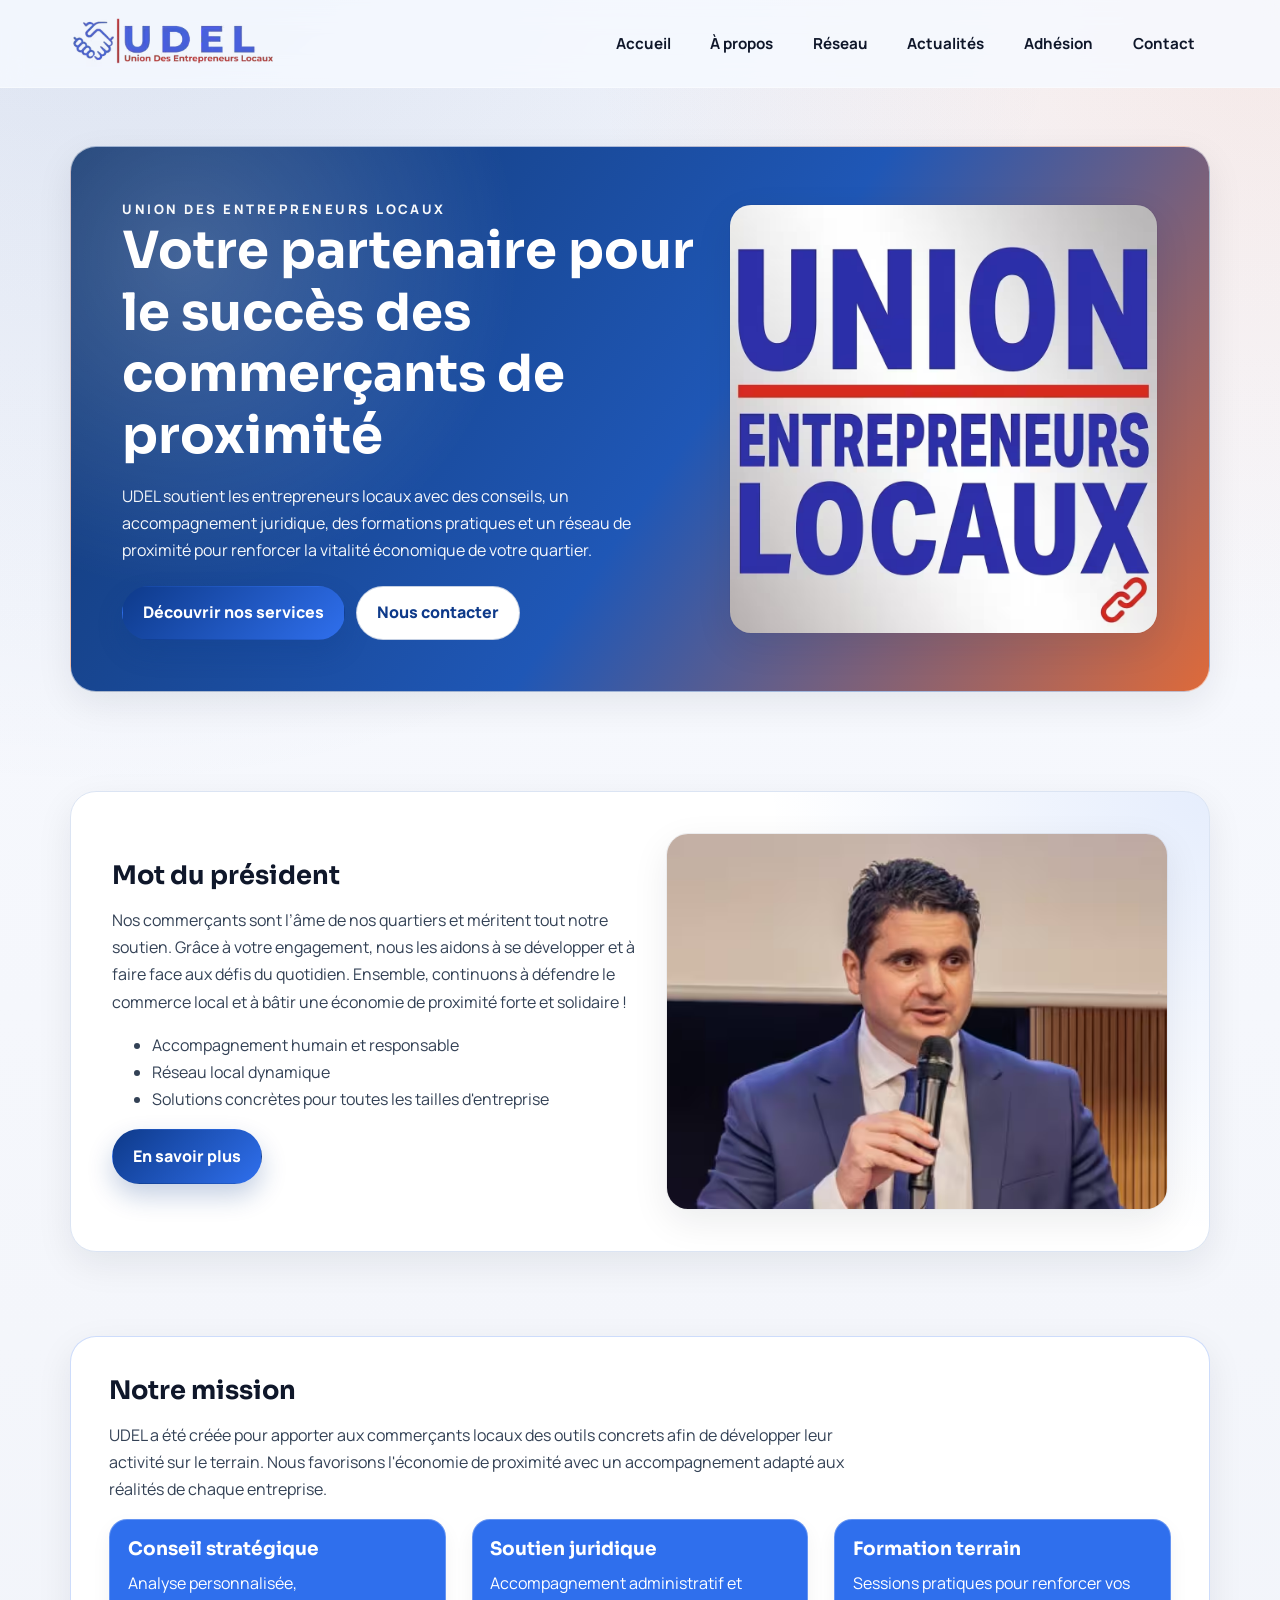
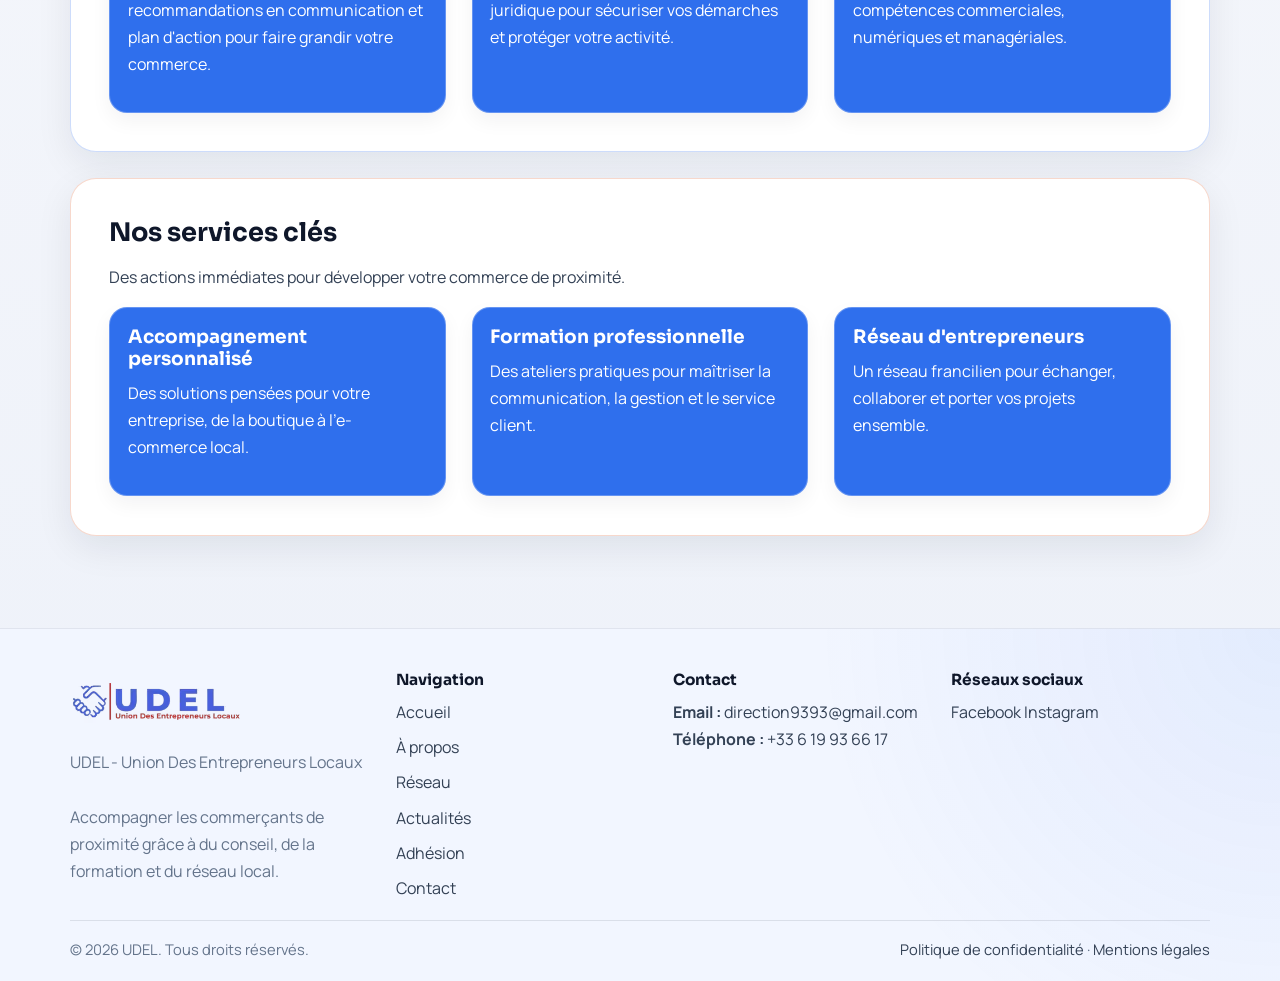
<file: index.html>
<!doctype html>
<html lang="fr">
<head>
  <meta charset="UTF-8">
  <meta name="viewport" content="width=device-width, initial-scale=1.0">
  <title>Union Des Entrepreneurs Locaux - Accueil | UDEL</title>
  <meta name="description" content="UDEL accompagne les commerçants locaux par du conseil, un soutien juridique, de la formation et la mise en réseau pour renforcer le commerce de proximité.">
  <meta name="keywords" content="entrepreneurs locaux, commerce de proximité, soutien commerçants, association UDEL, formation, réseau local">
  <link rel="canonical" href="https://www.udel.fr/">
  
  <!-- C'EST ICI : Le lien pour afficher le logo dans l'onglet -->
  <link rel="icon" href="images/udel.avif" type="image/avif">
  <!-- Fallback PNG pour navigateurs plus anciens -->
  <link rel="icon" href="favicon.png" type="image/png">
  
  <link rel="preconnect" href="https://fonts.googleapis.com">
  <link rel="preconnect" href="https://fonts.gstatic.com" crossorigin>
  <link href="https://fonts.googleapis.com/css2?family=Manrope:wght@400;500;600;700;800&family=Sora:wght@500;600;700;800&display=swap" rel="stylesheet">
  <link rel="stylesheet" href="styles.css">
</head>
<body>
  <header class="site-header">
    <div class="container header-inner">
      <a class="brand" href="index.html">
        <img src="images/udel.avif" alt="Logo UDEL 'Union Des Entrepreneurs Locaux'"  loading="lazy" decoding="async"/>
      </a>
      <input type="checkbox" id="menu-toggle" class="site-nav-toggle" aria-label="Afficher le menu principal">
      <label for="menu-toggle" class="site-nav-button">
        Menu
      </label>
      <nav class="site-nav" aria-label="navigation">
        <a href="index.html">Accueil</a>
        <a href="about.html">À propos</a>
        <a href="reseau.html">Réseau</a>
        <a href="actualité.html">Actualités</a>
        <a href="adhésion.html">Adhésion</a>
        <a href="contact.html">Contact</a>
      </nav>
    </div>
  </header>

  <main>
    <section class="hero section-hero">
      <div class="container hero-grid">
        <div>
          <p class="eyebrow">Union Des Entrepreneurs Locaux</p>
          <h1>Votre partenaire pour le succès des commerçants de proximité</h1>
          <p>UDEL soutient les entrepreneurs locaux avec des conseils, un accompagnement juridique, des formations pratiques et un réseau de proximité pour renforcer la vitalité économique de votre quartier.</p>
          <div class="hero-actions">
            <a class="button button-primary" href="services.html">Découvrir nos services</a>
            <a class="button button-secondary" href="contact.html">Nous contacter</a>
          </div>
        </div>
        <figure class="hero-illustration hero-illustration--contain" aria-label="Illustration du commerce local">
          <img class="media-fit-contain" src="images/unionentre.avif" alt="Équipe d'entrepreneurs locaux"  loading="lazy" decoding="async"/>
        </figure>
      </div>
    </section>

    <section class="section section-highlight">
      <div class="container highlight-grid">
        <div>
          <h2>Mot du président</h2>
          <p>Nos commerçants sont l’âme de nos quartiers et méritent tout notre soutien. Grâce à votre engagement, nous les aidons à se développer et à faire face aux défis du quotidien. Ensemble, continuons à défendre le commerce local et à bâtir une économie de proximité forte et solidaire !</p>
          <ul>
            <li>Accompagnement humain et responsable</li>
            <li>Réseau local dynamique</li>
            <li>Solutions concrètes pour toutes les tailles d'entreprise</li>
          </ul>
          <a class="button button-primary" href="about.html">En savoir plus</a>
        </div>
        <figure class="highlight-image" aria-label="Équipe d'entrepreneurs locaux">
          <img src="images/massinissa.avif" alt="Équipe d'entrepreneurs locaux"  loading="lazy" decoding="async"/>       
         </figure>
      </div>
    </section>

    <section class="section content-block">
      <div class="container" id="mission">
        <h2>Notre mission</h2>
        <p>UDEL a été créée pour apporter aux commerçants locaux des outils concrets afin de développer leur activité sur le terrain. Nous favorisons l'économie de proximité avec un accompagnement adapté aux réalités de chaque entreprise.</p>
        <div class="feature-grid">
          <article>
            <h3>Conseil stratégique</h3>
            <p>Analyse personnalisée, recommandations en communication et plan d'action pour faire grandir votre commerce.</p>
          </article>
          <article>
            <h3>Soutien juridique</h3>
            <p>Accompagnement administratif et juridique pour sécuriser vos démarches et protéger votre activité.</p>
          </article>
          <article>
            <h3>Formation terrain</h3>
            <p>Sessions pratiques pour renforcer vos compétences commerciales, numériques et managériales.</p>
          </article>
        </div>
      </div>
            <div class="container" id="services">
        <h2>Nos services clés</h2>
        <p>Des actions immédiates pour développer votre commerce de proximité.</p>
        <div class="service-grid">
          <article>
            <h3>Accompagnement personnalisé</h3>
            <p>Des solutions pensées pour votre entreprise, de la boutique à l'e-commerce local.</p>
          </article>
          <article>
            <h3>Formation professionnelle</h3>
            <p>Des ateliers pratiques pour maîtriser la communication, la gestion et le service client.</p>
          </article>
          <article>
            <h3>Réseau d'entrepreneurs</h3>
            <p>Un réseau francilien pour échanger, collaborer et porter vos projets ensemble.</p>
          </article>
        </div>

      </div>
    </section>

    



  </main>

  <footer class="site-footer">
    <div class="container footer-grid">
      <div class="footer-branding">
        <a class="brand" href="index.html">
          <img src="images/udel.avif" alt="Logo UDEL"  loading="lazy" decoding="async"/>
        </a>
        <p>UDEL - Union Des Entrepreneurs Locaux</p>
        <p>Accompagner les commerçants de proximité grâce à du conseil, de la formation et du réseau local.</p>
      </div>

      <div class="footer-links">
        <div>
          <h3>Navigation</h3>
          <nav aria-label="navigation">
            <a href="index.html">Accueil</a>
            <a href="about.html">À propos</a>
            <a href="reseau.html">Réseau</a>
            <a href="actualité.html">Actualités</a>
            <a href="adhésion.html">Adhésion</a>
            <a href="contact.html">Contact</a>
          </nav>
        </div>

        <div>
          <h3>Contact</h3>
          <p><strong>Email :</strong> <a href="mailto:direction9393@gmail.com">direction9393@gmail.com</a></p>
          <p><strong>Téléphone :</strong> <a href="tel:+33619936617">+33 6 19 93 66 17</a></p>
        </div>

        <div>
          <h3>Réseaux sociaux</h3>
          <a href="https://www.facebook.com/uniondesentrepreneurslocaux" target="_blank" rel="noopener">Facebook</a>
          <a href="https://www.instagram.com/udel.93/" target="_blank" rel="noopener">Instagram</a>
        </div>
      </div>
    </div>

    <div class="container footer-bottom">
      <p>© 2026 UDEL. Tous droits réservés.</p>
      <p><a href="privacy.html">Politique de confidentialité</a> · <a href="legal.html">Mentions légales</a></p>
    </div>
  </footer>
</body>
</html>
</file>
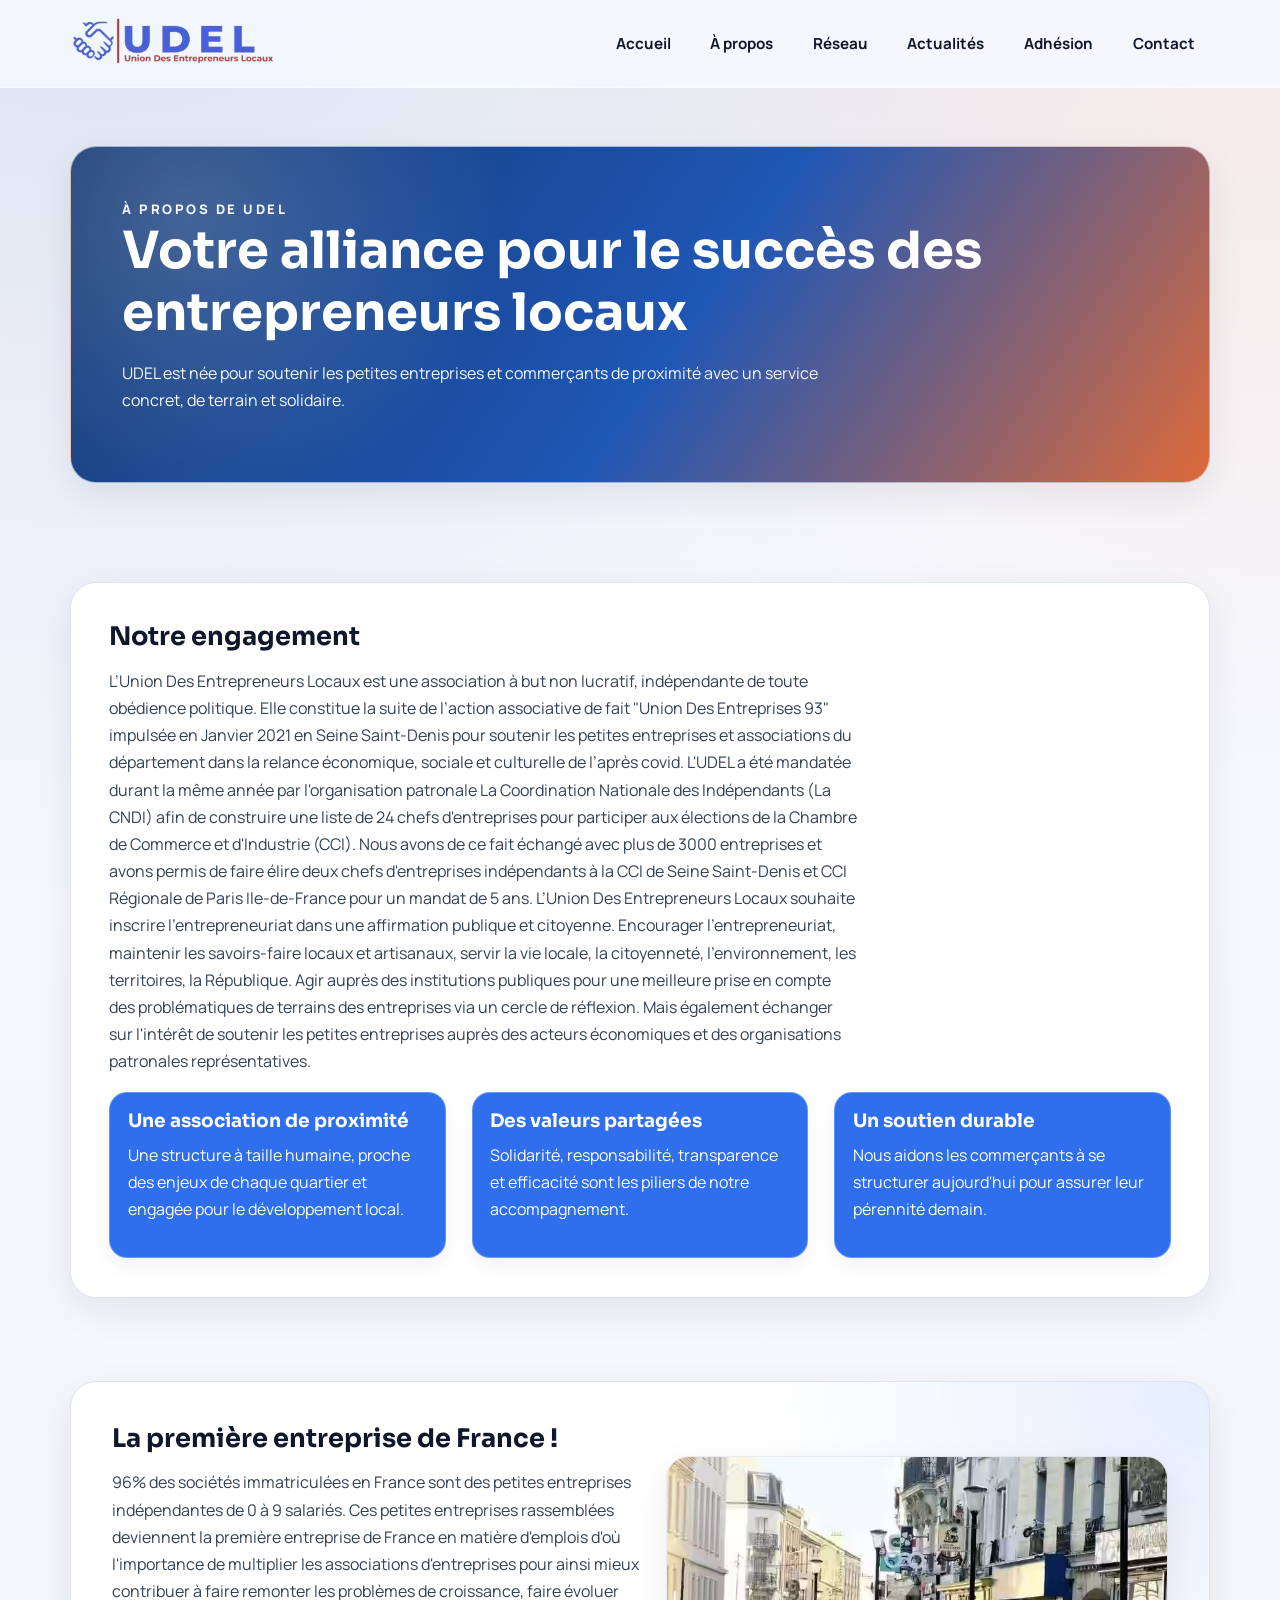
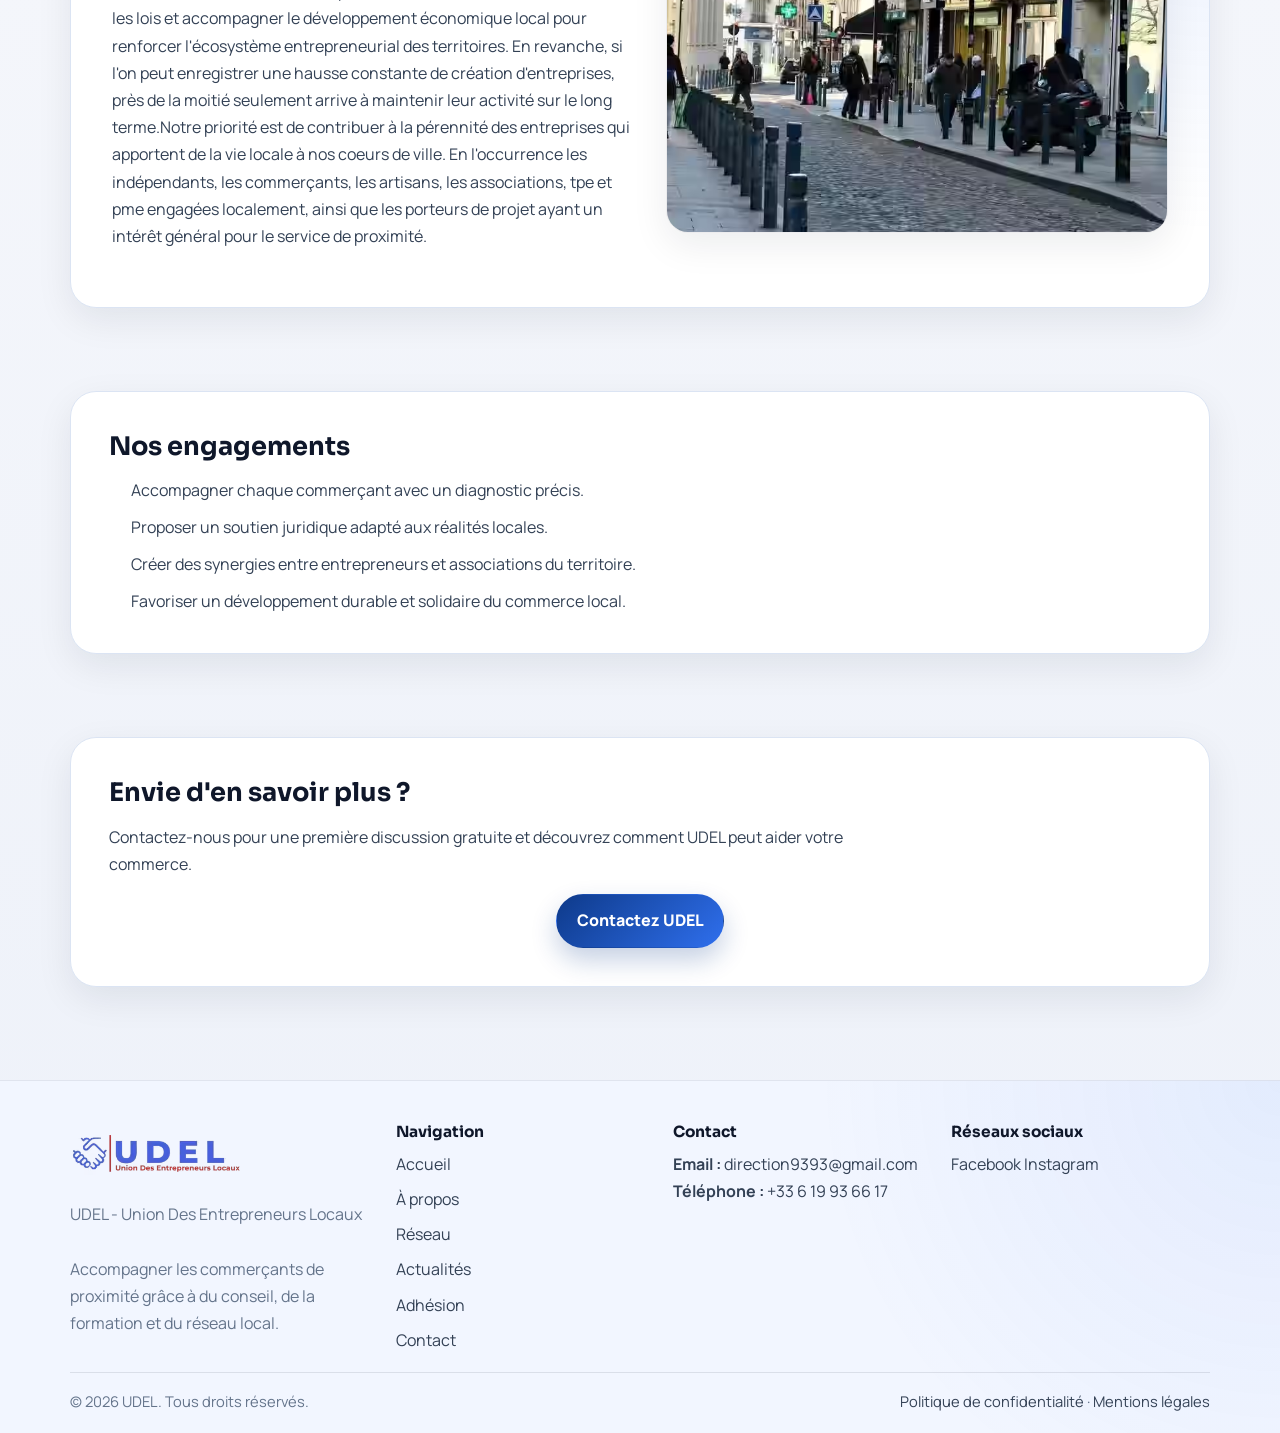
<file: about.html>
<!doctype html>
<html lang="fr">
<head>
  <meta charset="UTF-8">
  <meta name="viewport" content="width=device-width, initial-scale=1.0">
  <title>À propos | UDEL - Union Des Entrepreneurs Locaux</title>
  <meta name="description" content="Découvrez UDEL, l'association qui soutient les petits commerces et entrepreneurs locaux avec un accompagnement humain, juridique et professionnel.">
  <meta name="keywords" content="association commerçants, UDEL, entrepreneurs locaux, soutien commerce local, économie de proximité">
  <link rel="canonical" href="https://www.udel.fr/about.html">
  <link rel="preconnect" href="https://fonts.googleapis.com">
  <link rel="preconnect" href="https://fonts.gstatic.com" crossorigin>
  <link href="https://fonts.googleapis.com/css2?family=Manrope:wght@400;500;600;700;800&family=Sora:wght@500;600;700;800&display=swap" rel="stylesheet">
  <link rel="stylesheet" href="styles.css">
</head>
<body>
  <header class="site-header">
    <div class="container header-inner">
      <a class="brand" href="index.html">
        <img src="images/udel.avif" alt="Logo UDEL 'Union Des Entrepreneurs Locaux'"  loading="lazy" decoding="async"/>
      </a>
      <input type="checkbox" id="menu-toggle" class="site-nav-toggle" aria-label="Afficher le menu principal">
      <label for="menu-toggle" class="site-nav-button">
        Menu
      </label>
      <nav class="site-nav" aria-label="navigation">
        <a href="index.html">Accueil</a>
        <a href="about.html">À propos</a>
        <a href="reseau.html">Réseau</a>
        <a href="actualité.html">Actualités</a>
        <a href="adhésion.html">Adhésion</a>
        <a href="contact.html">Contact</a>
      </nav>
    </div>
  </header>

  <main>
    <section class="section hero page-hero">
      <div class="container">
        <p class="eyebrow">À propos de UDEL</p>
        <h1>Votre alliance pour le succès des entrepreneurs locaux</h1>
        <p>UDEL est née pour soutenir les petites entreprises et commerçants de proximité avec un service concret, de terrain et solidaire.</p>
      </div>
    </section>

    <section class="section content-block">
      <div class="container">
        <h2>Notre engagement </h2>
        <p>L’Union Des Entrepreneurs Locaux est une association à but non lucratif, indépendante de toute obédience politique. Elle constitue la suite de l’action associative de fait "Union Des Entreprises 93" impulsée en Janvier 2021 en Seine Saint-Denis pour soutenir les petites entreprises et associations du département dans la relance économique, sociale et culturelle de l’après covid. L'UDEL a été mandatée durant la même année par l'organisation patronale La Coordination Nationale des Indépendants (La CNDI) afin de construire une liste de 24 chefs d'entreprises pour participer aux élections de la Chambre de Commerce et d'Industrie (CCI). Nous avons de ce fait échangé avec plus de 3000 entreprises et avons permis de faire élire deux chefs d'entreprises indépendants à la CCI de Seine Saint-Denis et CCI Régionale de Paris Ile-de-France pour un mandat de 5 ans. L’Union Des Entrepreneurs Locaux souhaite inscrire l’entrepreneuriat dans une affirmation publique et citoyenne. Encourager l’entrepreneuriat, maintenir les savoirs-faire locaux et artisanaux, servir la vie locale, la citoyenneté, l’environnement, les territoires, la République. Agir auprès des institutions publiques pour une meilleure prise en compte des problématiques de terrains des entreprises via un cercle de réflexion. Mais également échanger sur l'intérêt de soutenir les petites entreprises auprès des acteurs économiques et des organisations patronales représentatives.</p>
        <div class="feature-grid">
          <article>
            <h3>Une association de proximité</h3>
            <p>Une structure à taille humaine, proche des enjeux de chaque quartier et engagée pour le développement local.</p>
          </article>
          <article>
            <h3>Des valeurs partagées</h3>
            <p>Solidarité, responsabilité, transparence et efficacité sont les piliers de notre accompagnement.</p>
          </article>
          <article>
            <h3>Un soutien durable</h3>
            <p>Nous aidons les commerçants à se structurer aujourd'hui pour assurer leur pérennité demain.</p>
          </article>
        </div>
      </div>
    </section>

    <section class="section section-highlight">
      <div class="container highlight-grid">
        <div>
          <h2>La première entreprise de France !</h2>
          <p>96% des sociétés immatriculées en France sont des petites entreprises indépendantes de 0 à 9 salariés. Ces petites entreprises rassemblées deviennent la première entreprise de France en matière d'emplois d'où l'importance de multiplier les associations d'entreprises pour ainsi mieux contribuer à faire remonter les problèmes de croissance, faire évoluer les lois et accompagner le développement économique local pour renforcer l'écosystème entrepreneurial des territoires.

En revanche, si l'on peut enregistrer une hausse constante de création d'entreprises, près de la moitié seulement arrive à maintenir leur activité sur le long terme. 

​

Notre priorité est de contribuer à la pérennité des entreprises qui apportent de la vie locale à nos coeurs de ville. En l'occurrence les indépendants, les commerçants, les artisans, les associations, tpe et pme engagées localement, ainsi que les porteurs de projet ayant un intérêt général pour le service de proximité.</p>
        </div>
        <figure class="highlight-image" aria-label="Rencontre d'entrepreneurs locaux">
          <img src="images/commercants.avif" alt="Rencontre d'entrepreneurs locaux"  loading="lazy" decoding="async"/>
        </figure>
      </div>
    </section>

    <section class="section">
      <div class="container">
        <h2>Nos engagements</h2>
        <ul class="list-check">
          <li>Accompagner chaque commerçant avec un diagnostic précis.</li>
          <li>Proposer un soutien juridique adapté aux réalités locales.</li>
          <li>Créer des synergies entre entrepreneurs et associations du territoire.</li>
          <li>Favoriser un développement durable et solidaire du commerce local.</li>
        </ul>
      </div>
    </section>

    <section class="section section-actions">
      <div class="container">
        <h2>Envie d'en savoir plus ?</h2>
        <p>Contactez-nous pour une première discussion gratuite et découvrez comment UDEL peut aider votre commerce.</p>
        <a class="button button-primary" href="contact.html">Contactez UDEL</a>
      </div>
    </section>
  </main>

  <footer class="site-footer">
    <div class="container footer-grid">
      <div class="footer-branding">
        <a class="brand" href="index.html">
          <img src="images/udel.avif" alt="Logo UDEL"  loading="lazy" decoding="async"/>
        </a>
        <p>UDEL - Union Des Entrepreneurs Locaux</p>
        <p>Accompagner les commerçants de proximité grâce à du conseil, de la formation et du réseau local.</p>
      </div>

      <div class="footer-links">
        <div>
          <h3>Navigation</h3>
      <nav aria-label="navigation">
        <a href="index.html">Accueil</a>
        <a href="about.html">À propos</a>
        <a href="reseau.html">Réseau</a>
        <a href="actualité.html">Actualités</a>
        <a href="adhésion.html">Adhésion</a>
        <a href="contact.html">Contact</a>
      </nav>
        </div>

        <div>
          <h3>Contact</h3>
          <p><strong>Email :</strong> <a href="mailto:direction9393@gmail.com">direction9393@gmail.com</a></p>
          <p><strong>Téléphone :</strong> <a href="tel:+33619936617">+33 6 19 93 66 17</a></p>
        </div>

        <div>
          <h3>Réseaux sociaux</h3>
          <a href="https://www.facebook.com/uniondesentrepreneurslocaux" target="_blank" rel="noopener">Facebook</a>
          <a href="https://www.instagram.com/udel.93/" target="_blank" rel="noopener">Instagram</a>
        </div>
      </div>
    </div>

    <div class="container footer-bottom">
      <p>© 2026 UDEL. Tous droits réservés.</p>
      <p><a href="privacy.html">Politique de confidentialité</a> · <a href="legal.html">Mentions légales</a></p>
    </div>
  </footer>
</body>
</html>
</file>
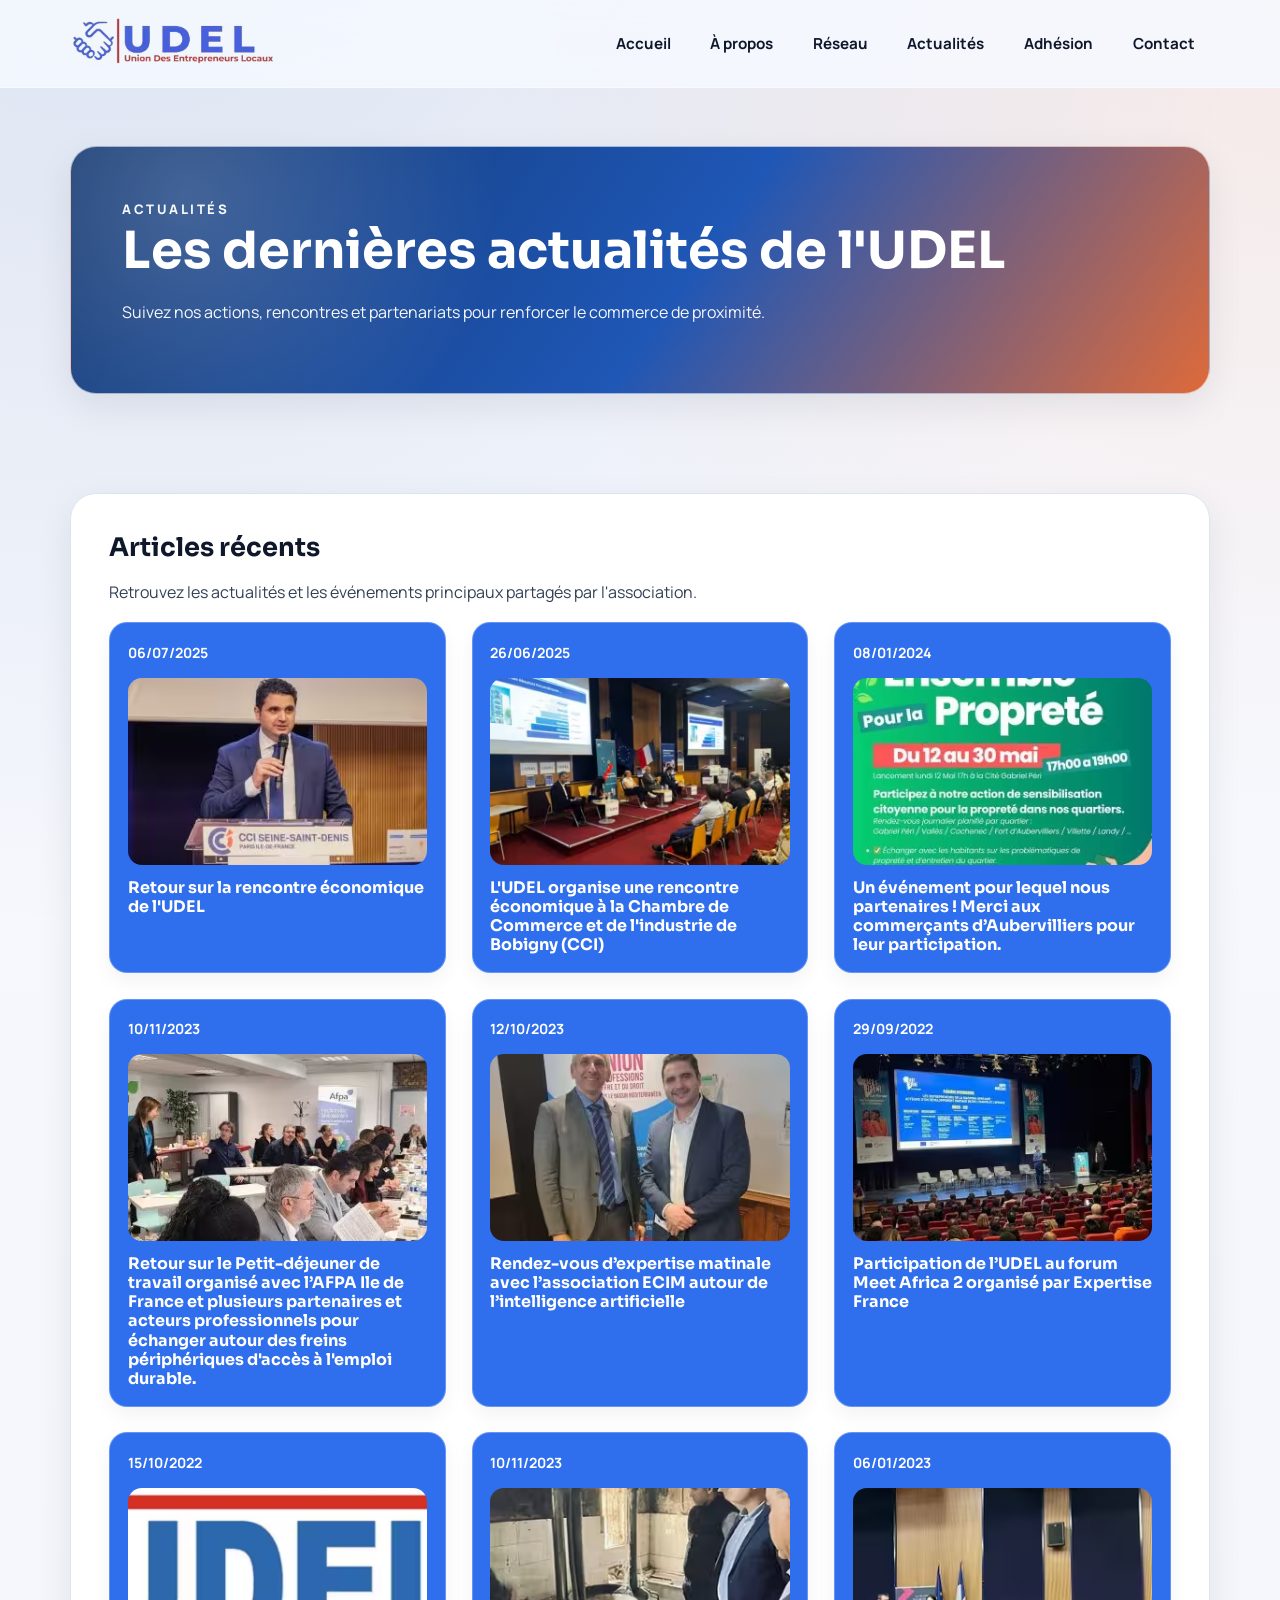
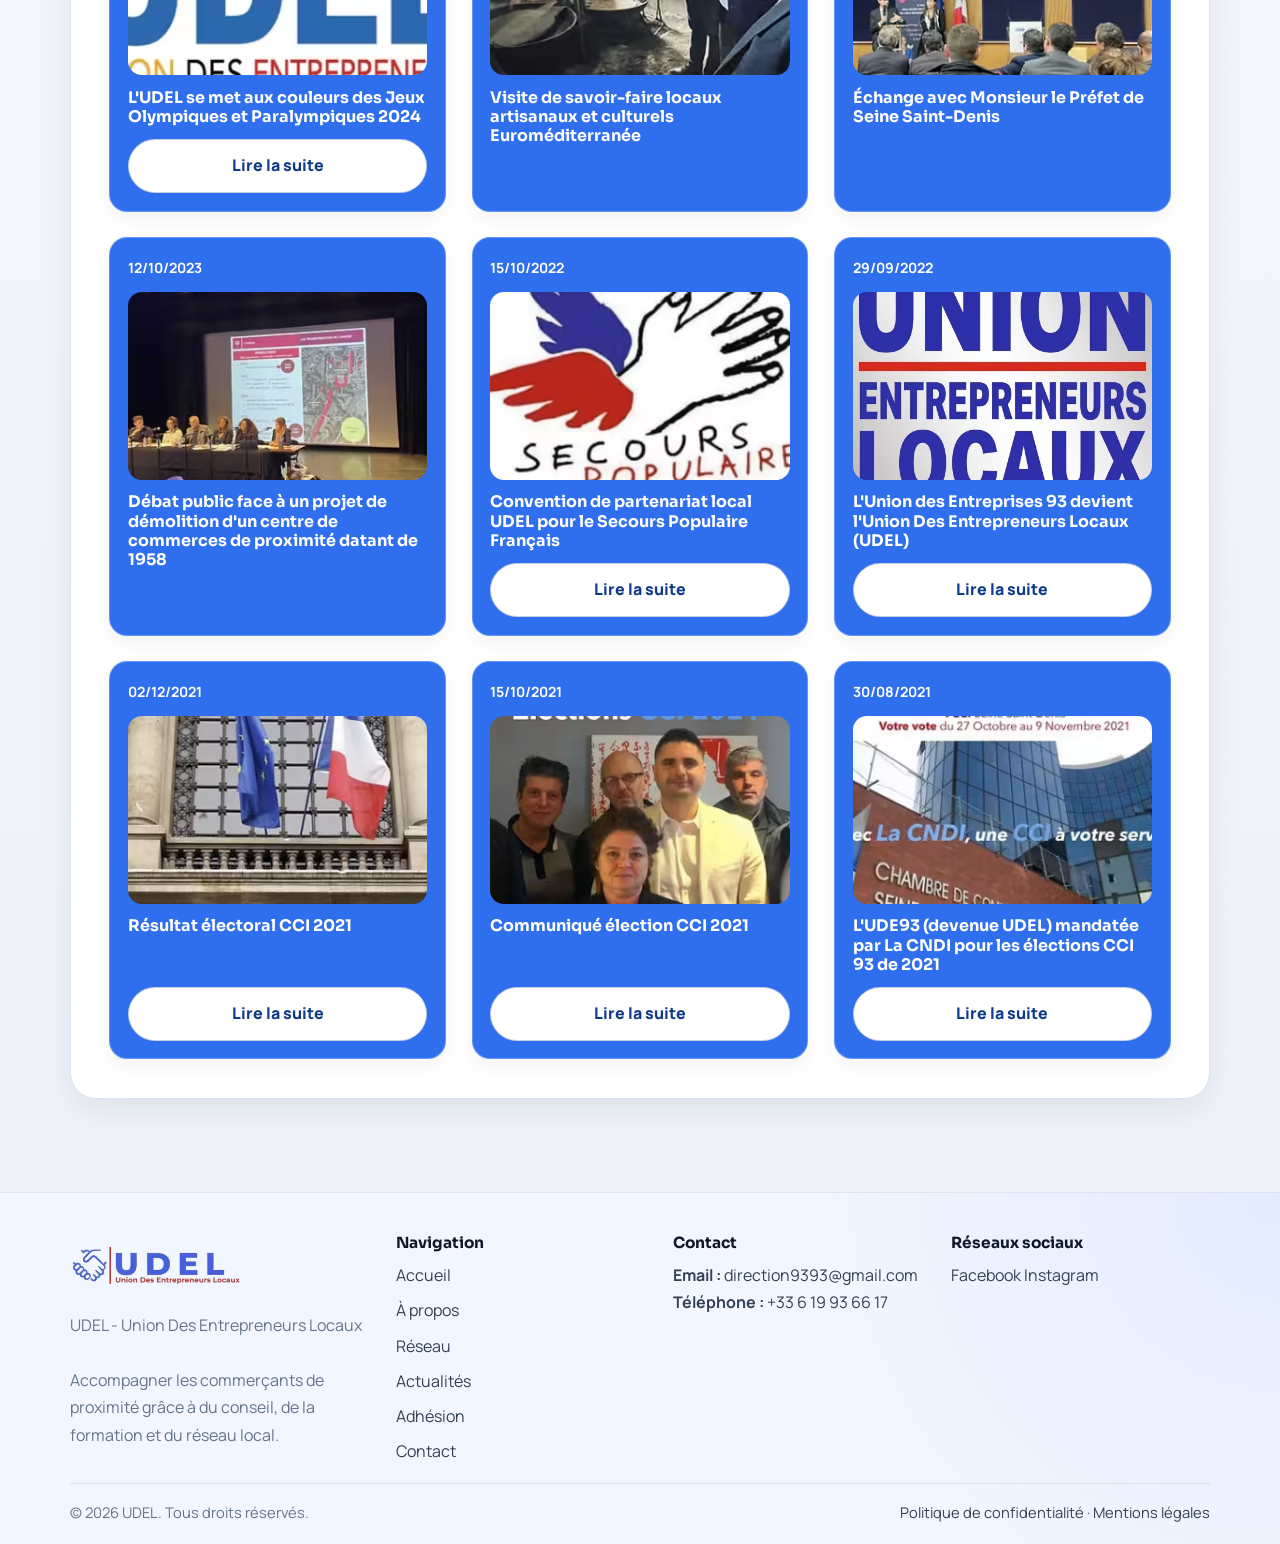
<file: actualité.html>
<!doctype html>
<html lang="fr">
<head>
  <meta charset="UTF-8">
  <meta name="viewport" content="width=device-width, initial-scale=1.0">
  <title>Actualités UDEL | Union Des Entrepreneurs Locaux</title>
  <meta name="description" content="Retrouvez les actualités, événements et actions de l'Union Des Entrepreneurs Locaux (UDEL).">
  <meta name="keywords" content="actualités UDEL, événements commerce local, rencontres entrepreneurs, réseau local">
  <link rel="canonical" href="https://www.udel.fr/actualites/">
  <link rel="preconnect" href="https://fonts.googleapis.com">
  <link rel="preconnect" href="https://fonts.gstatic.com" crossorigin>
  <link href="https://fonts.googleapis.com/css2?family=Manrope:wght@400;500;600;700;800&family=Sora:wght@500;600;700;800&display=swap" rel="stylesheet">
  <link rel="stylesheet" href="styles.css">
</head>
<body>
  <header class="site-header">
    <div class="container header-inner">
      <a class="brand" href="index.html">
        <img src="images/udel.avif" alt="Logo UDEL 'Union Des Entrepreneurs Locaux'"  loading="lazy" decoding="async"/>
      </a>
      <input type="checkbox" id="menu-toggle" class="site-nav-toggle" aria-label="Afficher le menu principal">
      <label for="menu-toggle" class="site-nav-button">
        Menu
      </label>
      <nav class="site-nav" aria-label="navigation">
        <a href="index.html">Accueil</a>
        <a href="about.html">À propos</a>
        <a href="reseau.html">Réseau</a>
        <a href="actualité.html">Actualités</a>
        <a href="adhésion.html">Adhésion</a>
        <a href="contact.html">Contact</a>
      </nav>
    </div>
  </header>

  <main>
    <section class="section hero page-hero">
      <div class="container">
        <p class="eyebrow">Actualités</p>
        <h1>Les dernières actualités de l'UDEL</h1>
        <p>Suivez nos actions, rencontres et partenariats pour renforcer le commerce de proximité.</p>
      </div>
    </section>

    <section class="section content-block">
      <div class="container">
        <h2>Articles récents</h2>
        <p>Retrouvez les actualités et les événements principaux partagés par l'association.</p>
        <div class="article-grid">
          <article class="article-card">
            <time datetime="2025-06-26">06/07/2025</time>
            <img src="images/massidiscours.avif" alt="Équipe d'entrepreneurs locaux"  loading="lazy" decoding="async"/>
            <h3>Retour sur la rencontre économique de l'UDEL</h3>
          </article>

          <article class="article-card">
            <time datetime="2025-07-06">26/06/2025</time>
            <img src="images/chambreco.avif" alt="Équipe d'entrepreneurs locaux"  loading="lazy" decoding="async"/>
            <h3>L'UDEL organise une rencontre économique à la Chambre de Commerce et de l'industrie de Bobigny (CCI)</h3>
          </article>

          <article class="article-card">
            <time datetime="2024-01-08">08/01/2024</time>
            <img src="images/prop.avif" alt="Équipe d'entrepreneurs locaux"  loading="lazy" decoding="async"/>
            <h3>Un événement pour lequel nous partenaires ! Merci aux commerçants d’Aubervilliers pour leur participation.</h3>
          </article>

          <article class="article-card">
            <time datetime="2023-11-10">10/11/2023</time>
            <img src="images/petitdej.avif" alt="Équipe d'entrepreneurs locaux"  loading="lazy" decoding="async"/>
            <h3>Retour sur le Petit-déjeuner de travail organisé avec l’AFPA Ile de France et plusieurs partenaires et acteurs professionnels pour échanger autour des freins périphériques d'accès à l'emploi durable.</h3>
          </article>

          <article class="article-card">
            <time datetime="2023-10-12">12/10/2023</time>
            <img src="images/ecim.avif" alt="Équipe d'entrepreneurs locaux"  loading="lazy" decoding="async"/>
            <h3>Rendez-vous d’expertise matinale avec l’association ECIM autour de l’intelligence artificielle</h3>
          </article>

          <article class="article-card">
            <time datetime="2022-09-29">29/09/2022</time>
            <img src="images/africa.avif" alt="Équipe d'entrepreneurs locaux"  loading="lazy" decoding="async"/>
            <h3>Participation de l’UDEL au forum Meet Africa 2 organisé par Expertise France</h3>
          </article>

          <article class="article-card">
            <time datetime="2022-10-15">15/10/2022</time>
            <img src="images/jo.avif" alt="Équipe d'entrepreneurs locaux"  loading="lazy" decoding="async"/>
            <h3>L'UDEL se met aux couleurs des Jeux Olympiques et Paralympiques 2024</h3>
            <a class="button button-secondary" href="documents/UDEL-couleurs-JO.pdf" target="_blank" rel="noopener">Lire la suite</a>
          </article>

          <article class="article-card">
            <time datetime="2023-10-11">10/11/2023</time>
            <img src="images/artisan.avif" alt="Équipe d'entrepreneurs locaux"  loading="lazy" decoding="async"/>
            <h3>Visite de savoir-faire locaux artisanaux et culturels Euroméditerranée</h3>
          </article>

          <article class="article-card">
            <time datetime="2023-01-06">06/01/2023</time>
            <img src="images/pref.avif" alt="Équipe d'entrepreneurs locaux"  loading="lazy" decoding="async"/>
            <h3>Échange avec Monsieur le Préfet de Seine Saint-Denis</h3>
          </article>

          <article class="article-card">
            <time datetime="2023-10-12">12/10/2023</time>
            <img src="images/debatpub.avif" alt="Équipe d'entrepreneurs locaux"  loading="lazy" decoding="async"/>
            <h3>Débat public face à un projet de démolition d'un centre de commerces de proximité datant de 1958</h3>
          </article>

          <article class="article-card">
            <time datetime="2022-10-15">15/10/2022</time>
            <img src="images/secourpo.avif" alt="Équipe d'entrepreneurs locaux"  loading="lazy" decoding="async"/>
            <h3>Convention de partenariat local UDEL pour le Secours Populaire Français</h3>
            <a class="button button-secondary" href="documents/Secours-populaire-.pdf" target="_blank" rel="noopener">Lire la suite</a>
          </article>

          <article class="article-card">
            <time datetime="2022-09-29">29/09/2022</time>
            <img src="images/unionentre.avif" alt="Équipe d'entrepreneurs locaux"  loading="lazy" decoding="async"/>
            <h3>L'Union des Entreprises 93 devient l'Union Des Entrepreneurs Locaux (UDEL)</h3>
            <a class="button button-secondary" href="documents/UDEL.pdf" target="_blank" rel="noopener">Lire la suite</a>
          </article>

          <article class="article-card">
            <time datetime="2021-12-02">02/12/2021</time>
            <img src="images/resultatelec.avif" alt="Équipe d'entrepreneurs locaux"  loading="lazy" decoding="async"/>
            <h3>Résultat électoral CCI 2021</h3>
            <a class="button button-secondary" href="documents/CCI-resultat.pdf" target="_blank" rel="noopener">Lire la suite</a>
          </article>

          <article class="article-card">
            <time datetime="2021-10-15">15/10/2021</time>
            <img src="images/communiquécci.avif" alt="Équipe d'entrepreneurs locaux"  loading="lazy" decoding="async"/>
            <h3>Communiqué élection CCI 2021</h3>
            <a class="button button-secondary" href="documents/Election-CCI.pdf" target="_blank" rel="noopener">Lire la suite</a>
          </article>

          <article class="article-card">
            <time datetime="2021-08-30">30/08/2021</time>
            <img src="images/ude.avif" alt="Équipe d'entrepreneurs locaux"  loading="lazy" decoding="async"/>
            <h3>L'UDE93 (devenue UDEL) mandatée par La CNDI pour les élections CCI 93 de 2021</h3>
            <a class="button button-secondary" href="documents/CCI-ouverte-et-accesible.pdf" target="_blank" rel="noopener">Lire la suite</a>
          </article>
        </div>
      </div>
    </section>
  </main>

  <footer class="site-footer">
    <div class="container footer-grid">
      <div class="footer-branding">
        <a class="brand" href="index.html">
          <img src="images/udel.avif" alt="Logo UDEL"  loading="lazy" decoding="async"/>
        </a>
        <p>UDEL - Union Des Entrepreneurs Locaux</p>
        <p>Accompagner les commerçants de proximité grâce à du conseil, de la formation et du réseau local.</p>
      </div>

      <div class="footer-links">
        <div>
          <h3>Navigation</h3>
          <nav aria-label="navigation">
            <a href="index.html">Accueil</a>
            <a href="about.html">À propos</a>
            <a href="reseau.html">Réseau</a>
            <a href="actualité.html">Actualités</a>
            <a href="adhésion.html">Adhésion</a>
            <a href="contact.html">Contact</a>
          </nav>
        </div>

        <div>
          <h3>Contact</h3>
          <p><strong>Email :</strong> <a href="mailto:direction9393@gmail.com">direction9393@gmail.com</a></p>
          <p><strong>Téléphone :</strong> <a href="tel:+33619936617">+33 6 19 93 66 17</a></p>
        </div>

        <div>
          <h3>Réseaux sociaux</h3>
          <a href="https://www.facebook.com/uniondesentrepreneurslocaux" target="_blank" rel="noopener">Facebook</a>
          <a href="https://www.instagram.com/udel.93/" target="_blank" rel="noopener">Instagram</a>
        </div>
      </div>
    </div>

    <div class="container footer-bottom">
      <p>© 2026 UDEL. Tous droits réservés.</p>
      <p><a href="privacy.html">Politique de confidentialité</a> · <a href="legal.html">Mentions légales</a></p>
    </div>
  </footer>
</body>
</html>
</file>
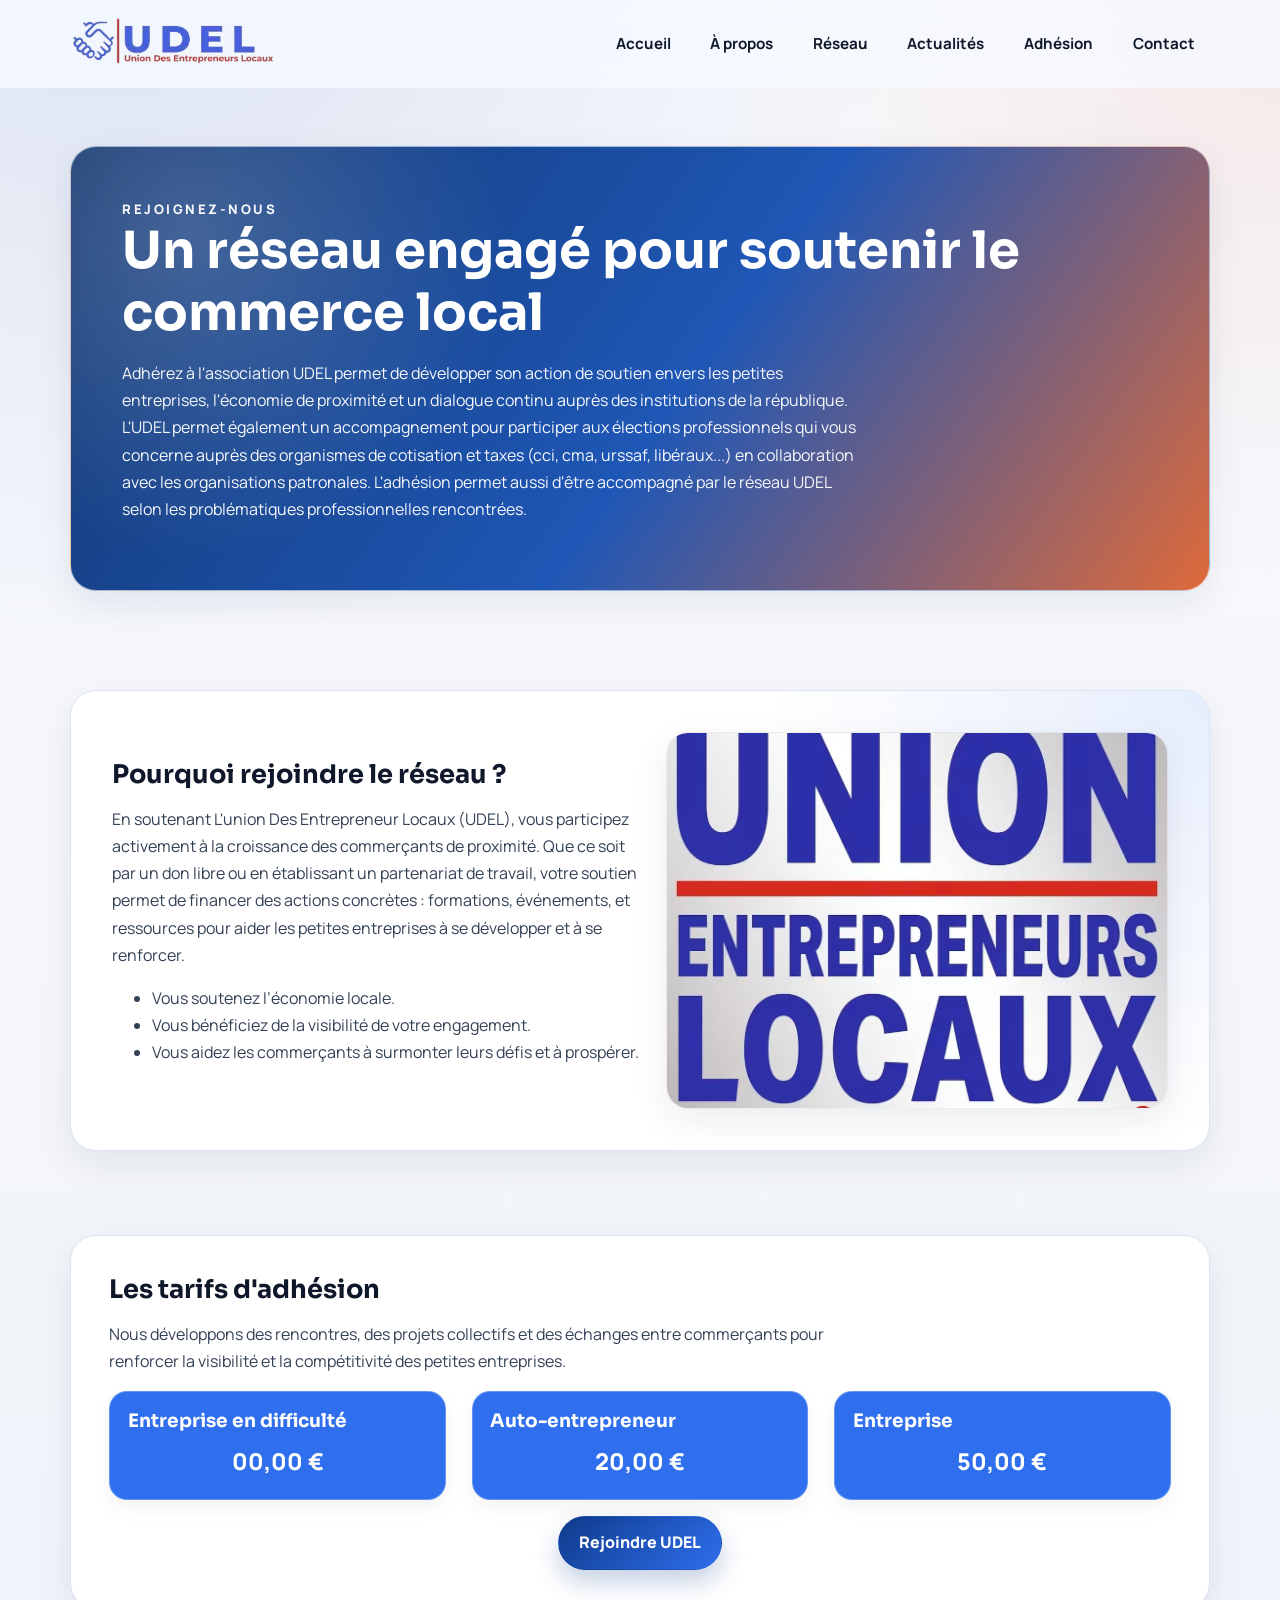
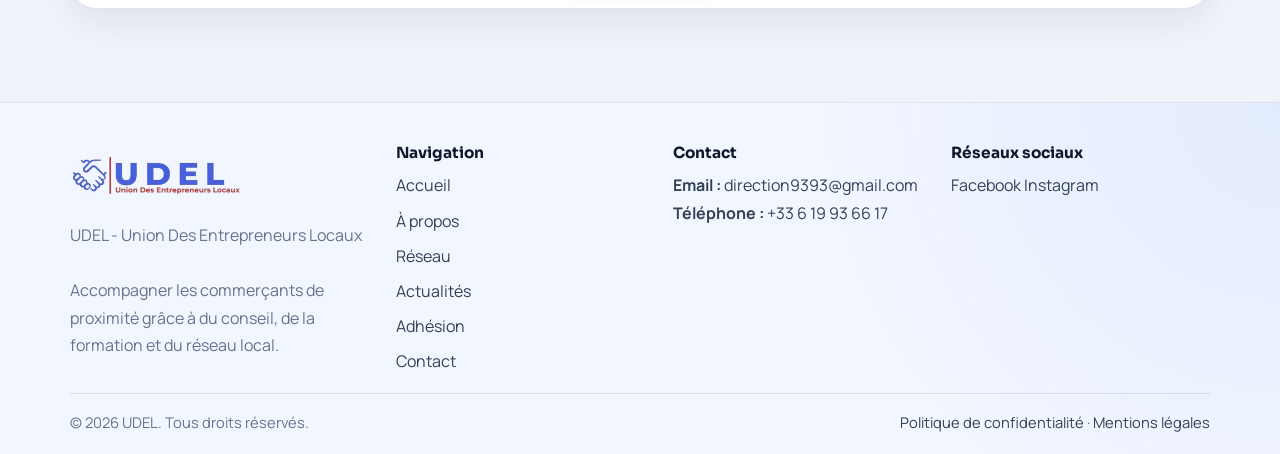
<file: adhésion.html>
<!doctype html>
<html lang="fr">
<head>
  <meta charset="UTF-8">
  <meta name="viewport" content="width=device-width, initial-scale=1.0">
  <title>Réseau UDEL | Rapprocher les entrepreneurs locaux</title>
  <meta name="description" content="Découvrez le réseau UDEL, une communauté d'entrepreneurs locaux engagée pour le développement du commerce de proximité et les actions collectives.">
  <meta name="keywords" content="réseau entrepreneurs, commerce local, UDEL réseau, collaboration commerçants, vie locale">
  <link rel="canonical" href="https://www.udel.fr/reseau.html">
  <link rel="preconnect" href="https://fonts.googleapis.com">
  <link rel="preconnect" href="https://fonts.gstatic.com" crossorigin>
  <link href="https://fonts.googleapis.com/css2?family=Manrope:wght@400;500;600;700;800&family=Sora:wght@500;600;700;800&display=swap" rel="stylesheet">
  <link rel="stylesheet" href="styles.css">
</head>
<body>
  <header class="site-header">
    <div class="container header-inner">
      <a class="brand" href="index.html">
        <img src="images/udel.avif" alt="Logo UDEL 'Union Des Entrepreneurs Locaux'"  loading="lazy" decoding="async"/>
      </a>
      <input type="checkbox" id="menu-toggle" class="site-nav-toggle" aria-label="Afficher le menu principal">
      <label for="menu-toggle" class="site-nav-button">
        Menu
      </label>
      <nav class="site-nav" aria-label="navigation">
        <a href="index.html">Accueil</a>
        <a href="about.html">À propos</a>
        <a href="reseau.html">Réseau</a>
        <a href="actualité.html">Actualités</a>
        <a href="adhésion.html">Adhésion</a>
        <a href="contact.html">Contact</a>
      </nav>
    </div>
  </header>

  <main>
    <section class="section hero page-hero">
      <div class="container">
        <p class="eyebrow">Rejoignez-nous </p>
        <h1>Un réseau engagé pour soutenir le commerce local</h1>
        <p>Adhérez à l'association UDEL permet de développer son action de soutien envers les petites entreprises, l'économie de proximité et un dialogue continu auprès des institutions de la république. 

L'UDEL permet également un accompagnement pour participer aux élections professionnels qui vous concerne auprès des organismes de cotisation et taxes (cci, cma, urssaf, libéraux...) en collaboration avec les organisations patronales. 

L'adhésion permet aussi d'être accompagné par le réseau UDEL selon les problématiques professionnelles rencontrées. </p>
      </div>
    </section>

        <section class="section section-highlight">
      <div class="container highlight-grid">
        <div>
          <h2>Pourquoi rejoindre le réseau ?</h2>
          <p>
            En soutenant L'union Des Entrepreneur Locaux (UDEL), vous participez activement à la croissance des commerçants de proximité. Que ce soit par un don libre ou en établissant un partenariat de travail, votre soutien permet de financer des actions concrètes : formations, événements, et ressources pour aider les petites entreprises à se développer et à se renforcer.</p>
          <ul>
            <li>Vous soutenez l’économie locale.</li>
            <li>Vous bénéficiez de la visibilité de votre engagement.</li>
            <li>Vous aidez les commerçants à surmonter leurs défis et à prospérer.</li>
          </ul>
        </div>
        <figure class="highlight-image" aria-label="Réseau d'entrepreneurs en réunion">
          <img src="images/unionentre.avif" alt="Logo UDEL 'Union Des Entrepreneurs Locaux'"  loading="lazy" decoding="async"/>
        </figure>
      </div>
    </section>

    

    <section class="section content-block">
      <div class="container">
        <h2>Les tarifs d'adhésion</h2>
        <p>Nous développons des rencontres, des projets collectifs et des échanges entre commerçants pour renforcer la visibilité et la compétitivité des petites entreprises.</p>
        <div class="feature-grid">
          <article>
            <h3>Entreprise en difficulté</h3>
            <p class="price">00,00 €</p>
          </article>
          <article>
            <h3>Auto-entrepreneur</h3>
            <p class="price">20,00 €</p>
          </article>
          <article>
            <h3>Entreprise</h3>
            <p class="price">50,00 €</p>
          </article>
        </div>
        <a class="button button-primary button-centered" href="contact.html">Rejoindre UDEL</a>
      </div>
    </section>




  </main>

  <footer class="site-footer">
    <div class="container footer-grid">
      <div class="footer-branding">
        <a class="brand" href="index.html">
          <img src="images/udel.avif" alt="Logo UDEL"  loading="lazy" decoding="async"/>
        </a>
        <p>UDEL - Union Des Entrepreneurs Locaux</p>
        <p>Accompagner les commerçants de proximité grâce à du conseil, de la formation et du réseau local.</p>
      </div>

      <div class="footer-links">
        <div>
          <h3>Navigation</h3>
          <nav aria-label="navigation">
            <a href="index.html">Accueil</a>
            <a href="about.html">À propos</a>
            <a href="reseau.html">Réseau</a>
            <a href="actualité.html">Actualités</a>
            <a href="adhésion.html">Adhésion</a>
            <a href="contact.html">Contact</a>
          </nav>
        </div>

        <div>
          <h3>Contact</h3>
          <p><strong>Email :</strong> <a href="mailto:direction9393@gmail.com">direction9393@gmail.com</a></p>
          <p><strong>Téléphone :</strong> <a href="tel:+33619936617">+33 6 19 93 66 17</a></p>
        </div>

        <div>
          <h3>Réseaux sociaux</h3>
          <a href="https://www.facebook.com/uniondesentrepreneurslocaux" target="_blank" rel="noopener">Facebook</a>
          <a href="https://www.instagram.com/udel.93/" target="_blank" rel="noopener">Instagram</a>
        </div>
      </div>
    </div>

    <div class="container footer-bottom">
      <p>© 2026 UDEL. Tous droits réservés.</p>
      <p><a href="privacy.html">Politique de confidentialité</a> · <a href="legal.html">Mentions légales</a></p>
    </div>
  </footer>
</body>
</html>
</file>
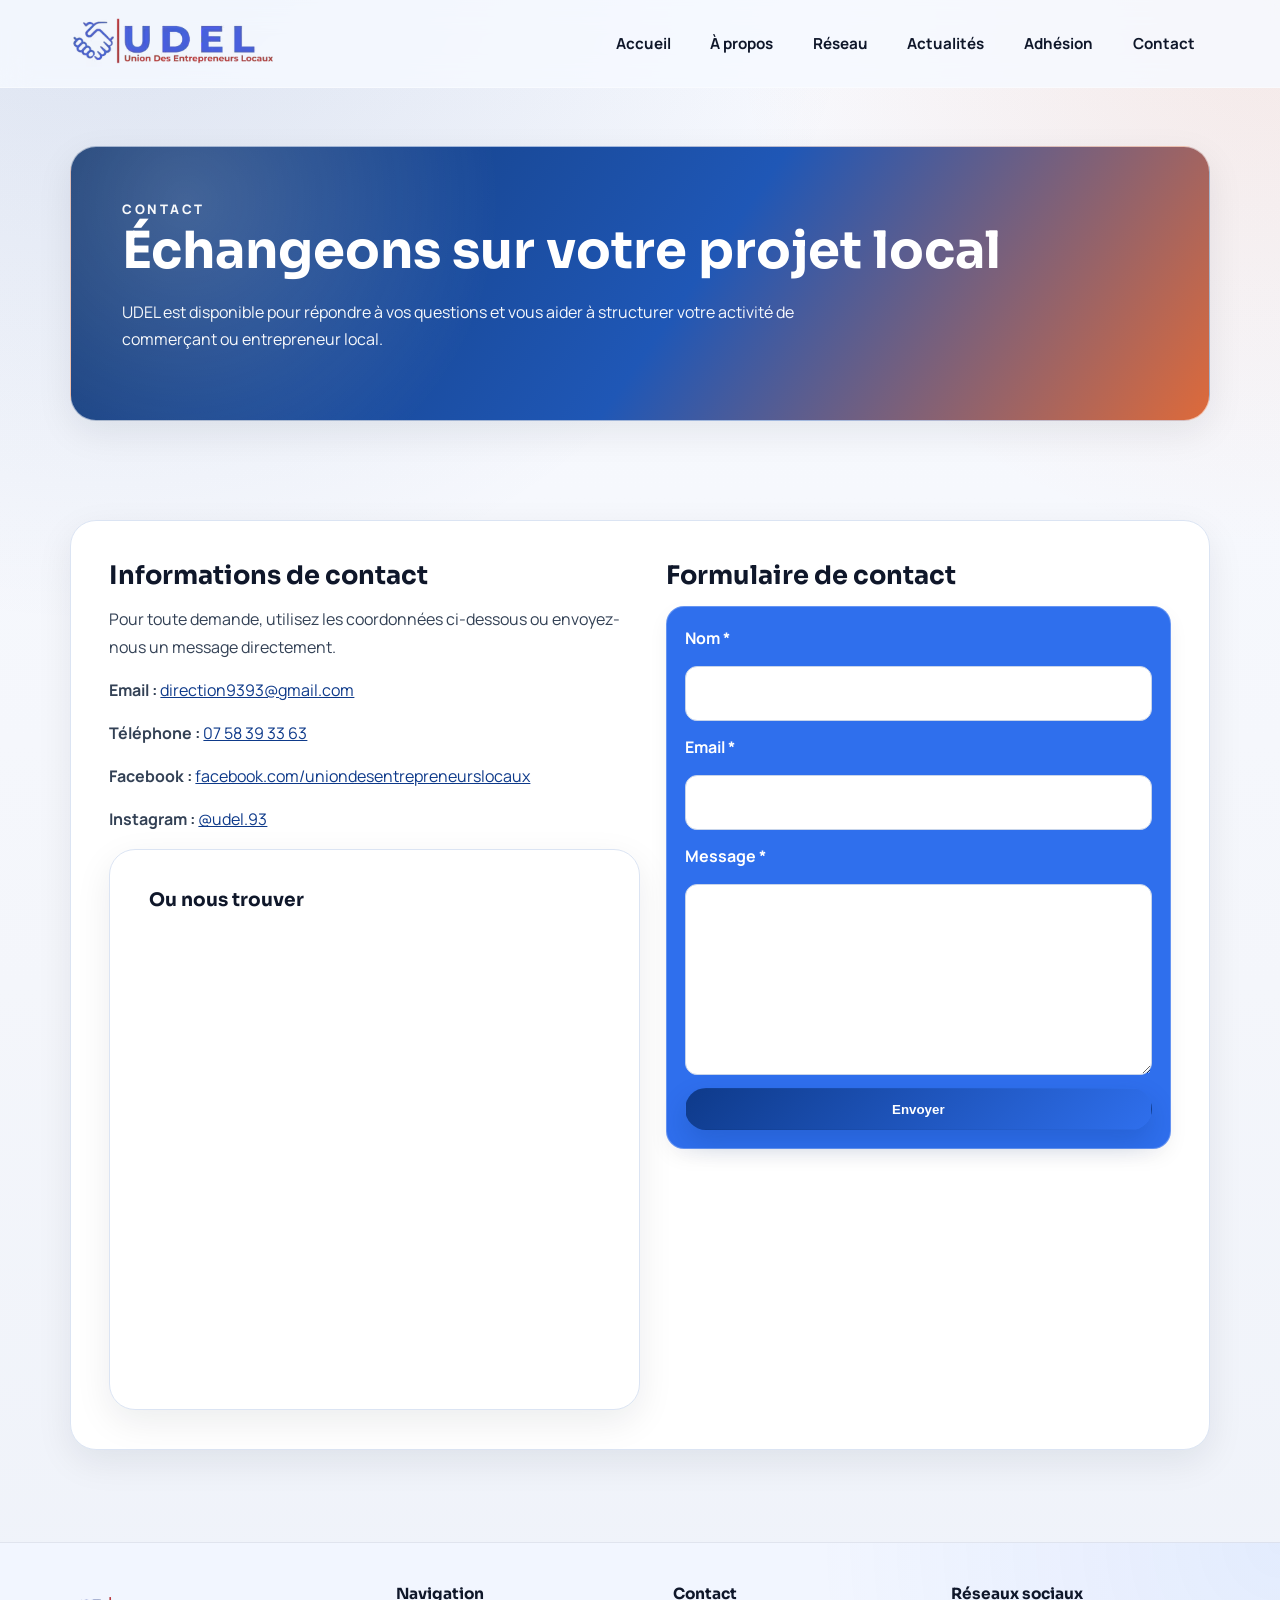
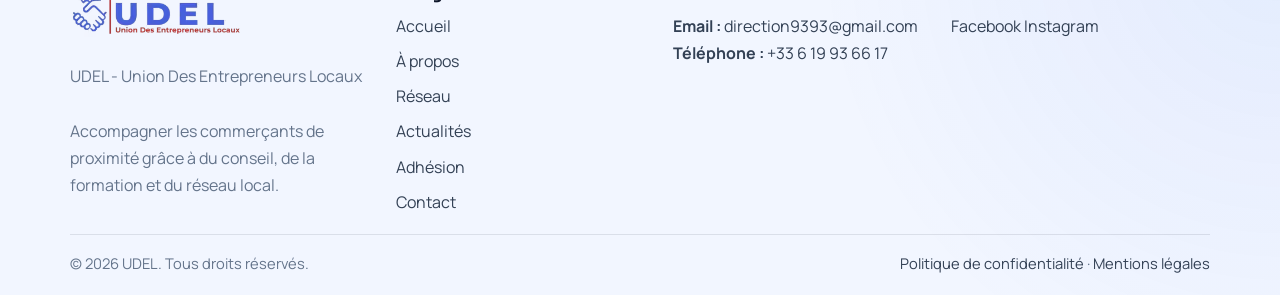
<file: contact.html>
<!doctype html>
<html lang="fr">
<head>
  <meta charset="UTF-8">
  <meta name="viewport" content="width=device-width, initial-scale=1.0">
  <title>Contact | UDEL - Union Des Entrepreneurs Locaux</title>
  <meta name="description" content="Contactez UDEL pour un accompagnement personnalisé des commerçants locaux, des conseils juridiques et un soutien de proximité.">
  <meta name="keywords" content="contact UDEL, contact entrepreneurs locaux, soutien commerçants, contact association, commerce de proximité">
  <link rel="canonical" href="https://www.udel.fr/contact.html">
  <link rel="preconnect" href="https://fonts.googleapis.com">
  <link rel="preconnect" href="https://fonts.gstatic.com" crossorigin>
  <link href="https://fonts.googleapis.com/css2?family=Manrope:wght@400;500;600;700;800&family=Sora:wght@500;600;700;800&display=swap" rel="stylesheet">
  <link rel="stylesheet" href="styles.css">
</head>
<body>
  <header class="site-header">
    <div class="container header-inner">
      <a class="brand" href="index.html">
        <img src="images/udel.avif" alt="Logo UDEL 'Union Des Entrepreneurs Locaux'"  loading="lazy" decoding="async"/>
      </a>
      <input type="checkbox" id="menu-toggle" class="site-nav-toggle" aria-label="Afficher le menu principal">
      <label for="menu-toggle" class="site-nav-button">
        Menu
      </label>
      <nav class="site-nav" aria-label="navigation">
        <a href="index.html">Accueil</a>
        <a href="about.html">À propos</a>
        <a href="reseau.html">Réseau</a>
        <a href="actualité.html">Actualités</a>
        <a href="adhésion.html">Adhésion</a>
        <a href="contact.html">Contact</a>
      </nav>
    </div>
  </header>

  <main>
    <section class="section hero page-hero">
      <div class="container">
        <p class="eyebrow">Contact</p>
        <h1>Échangeons sur votre projet local</h1>
        <p>UDEL est disponible pour répondre à vos questions et vous aider à structurer votre activité de commerçant ou entrepreneur local.</p>
      </div>
    </section>

    <section class="section content-block">
      <div class="container contact-grid">
        <div>
          <h2>Informations de contact</h2>
          <p>Pour toute demande, utilisez les coordonnées ci-dessous ou envoyez-nous un message directement.</p>
          <p><strong>Email :</strong> <a href="mailto:direction9393@gmail.com">direction9393@gmail.com</a></p>
          <p><strong>Téléphone :</strong> <a href="tel:0758393363">07 58 39 33 63</a></p>
          <p><strong>Facebook :</strong> <a href="https://www.facebook.com/uniondesentrepreneurslocaux" target="_blank" rel="noopener">facebook.com/uniondesentrepreneurslocaux</a></p>
          <p><strong>Instagram :</strong> <a href="https://www.instagram.com/udel.93/" target="_blank" rel="noopener">@udel.93</a></p>
          <div class="container">
            <h3>Ou nous trouver</h3>

            <iframe 
              title="Carte de localisation de l'entreprise"
              width="100%" 
              height="450" 
              style="border: 0; border-radius: 8px;"
              src="https://www.openstreetmap.org/export/embed.html?bbox=2.3795%2C48.9130%2C2.3845%2C48.9155&amp;layer=mapnik&amp;marker=48.91419%2C2.38162"
              loading="lazy">
            </iframe>
      </div>
        </div>
        <div>
          <h2>Formulaire de contact</h2>
          <form class="contact-form" action="mailto:direction9393@gmail.com" method="get" enctype="text/plain">
            <label for="name">Nom *</label>
            <input type="text" id="name" name="Nom" required>
            <label for="email">Email *</label>
            <input type="email" id="email" name="Email" required>
            <label for="message">Message *</label>
            <textarea id="message" name="Message" rows="6" required></textarea>
            <button type="submit" class="button button-primary">Envoyer</button>
          </form>
        </div>
      </div>
    </section>


  </main>

  <footer class="site-footer">
    <div class="container footer-grid">
      <div class="footer-branding">
        <a class="brand" href="index.html">
          <img src="images/udel.avif" alt="Logo UDEL"  loading="lazy" decoding="async"/>
        </a>
        <p>UDEL - Union Des Entrepreneurs Locaux</p>
        <p>Accompagner les commerçants de proximité grâce à du conseil, de la formation et du réseau local.</p>
      </div>

      <div class="footer-links">
        <div>
          <h3>Navigation</h3>
      <nav aria-label="navigation">
        <a href="index.html">Accueil</a>
        <a href="about.html">À propos</a>
        <a href="reseau.html">Réseau</a>
        <a href="actualité.html">Actualités</a>
        <a href="adhésion.html">Adhésion</a>
        <a href="contact.html">Contact</a>
      </nav>
        </div>

        <div>
          <h3>Contact</h3>
          <p><strong>Email :</strong> <a href="mailto:direction9393@gmail.com">direction9393@gmail.com</a></p>
          <p><strong>Téléphone :</strong> <a href="tel:+33619936617">+33 6 19 93 66 17</a></p>
        </div>

        <div>
          <h3>Réseaux sociaux</h3>
          <a href="https://www.facebook.com/uniondesentrepreneurslocaux" target="_blank" rel="noopener">Facebook</a>
          <a href="https://www.instagram.com/udel.93/" target="_blank" rel="noopener">Instagram</a>
        </div>
      </div>
    </div>

    <div class="container footer-bottom">
      <p>© 2026 UDEL. Tous droits réservés.</p>
      <p><a href="privacy.html">Politique de confidentialité</a> · <a href="legal.html">Mentions légales</a></p>
    </div>
  </footer>
</body>
</html>
</file>
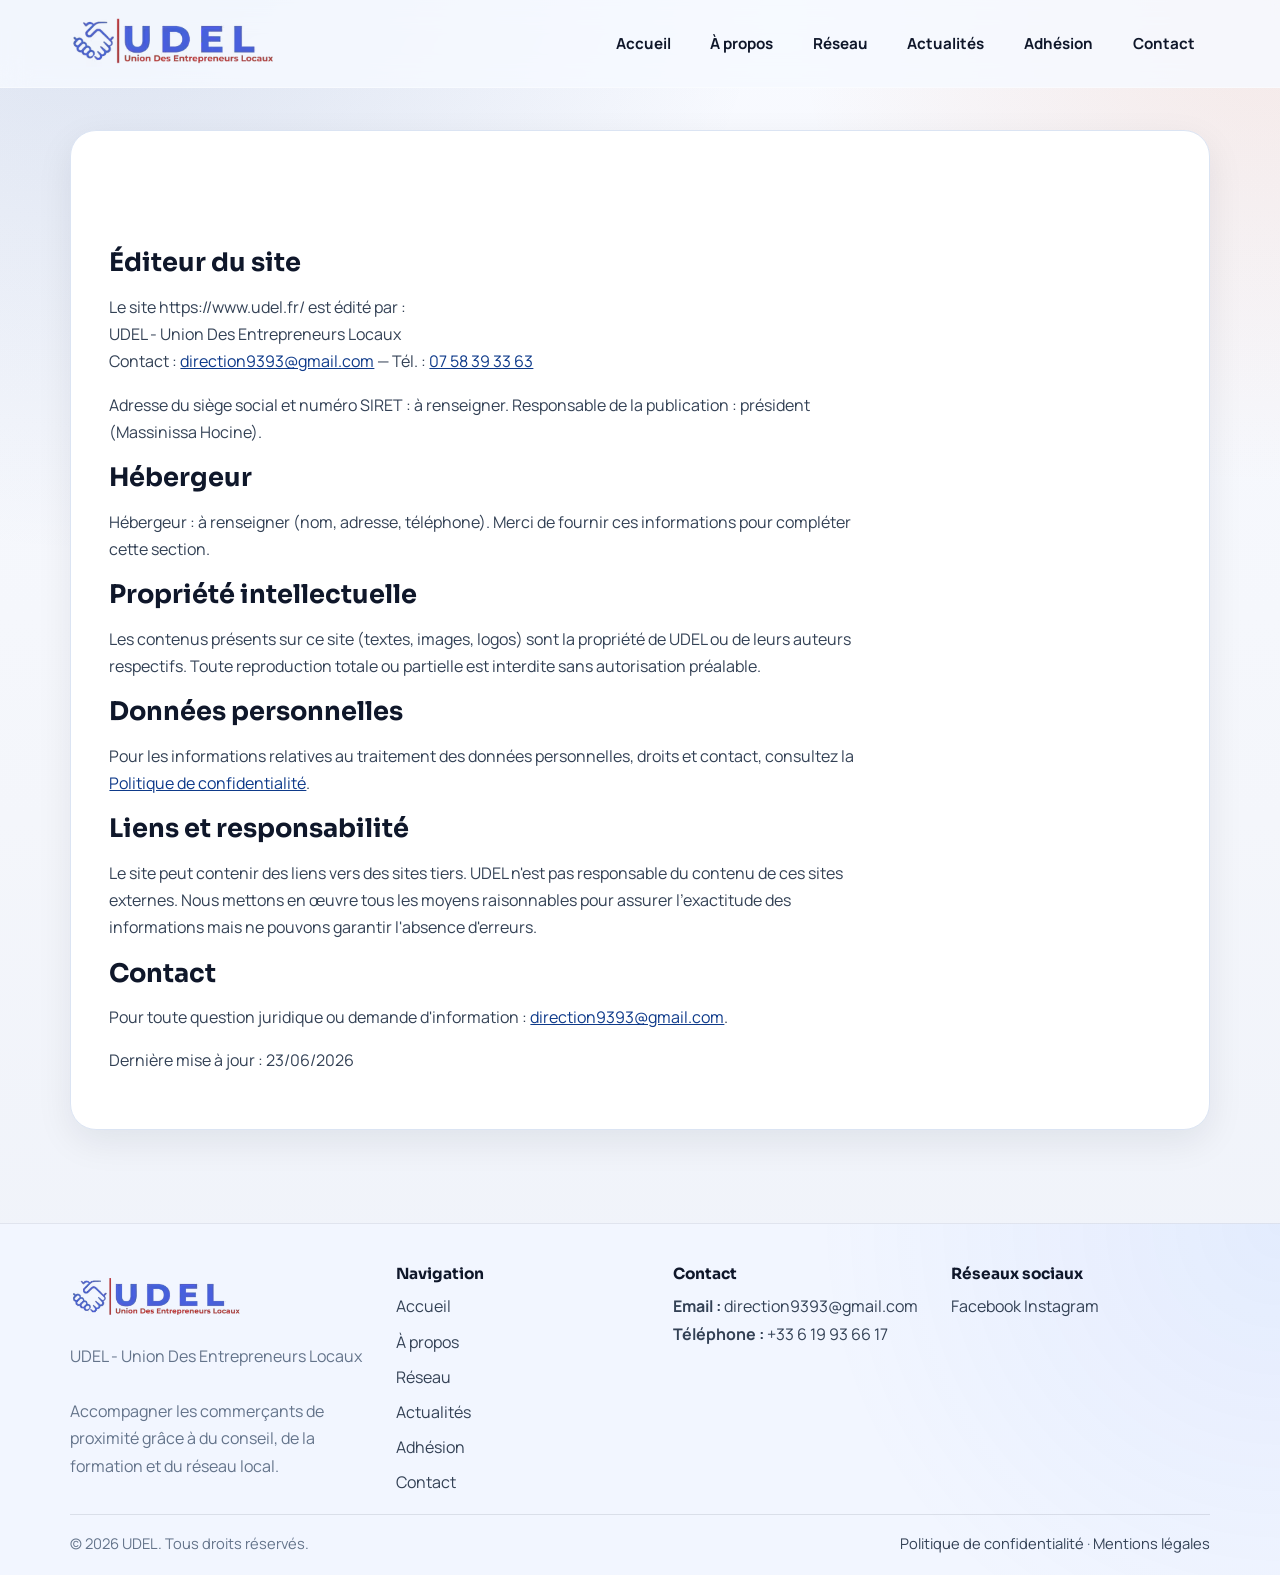
<file: legal.html>
<!doctype html>
<html lang="fr">
<head>
  <meta charset="UTF-8">
  <meta name="viewport" content="width=device-width, initial-scale=1.0">
  <title>Mentions légales | UDEL</title>
  <meta name="description" content="Mentions légales du site UDEL - Union Des Entrepreneurs Locaux.">
  <link rel="canonical" href="https://www.udel.fr/legal.html">
  <link rel="icon" href="images/udel.avif" type="image/avif">
  <link rel="preconnect" href="https://fonts.googleapis.com">
  <link rel="preconnect" href="https://fonts.gstatic.com" crossorigin>
  <link href="https://fonts.googleapis.com/css2?family=Manrope:wght@400;500;600;700;800&family=Sora:wght@500;600;700;800&display=swap" rel="stylesheet">
  <link rel="stylesheet" href="styles.css">
</head>
<body>
  <header class="site-header">
    <div class="container header-inner">
      <a class="brand" href="index.html">
        <img src="images/udel.avif" alt="Logo UDEL 'Union Des Entrepreneurs Locaux'"  loading="lazy" decoding="async"/>
      </a>
      <input type="checkbox" id="menu-toggle" class="site-nav-toggle" aria-label="Afficher le menu principal">
      <label for="menu-toggle" class="site-nav-button">
        Menu
      </label>
      <nav class="site-nav" aria-label="navigation">
        <a href="index.html">Accueil</a>
        <a href="about.html">À propos</a>
        <a href="reseau.html">Réseau</a>
        <a href="actualité.html">Actualités</a>
        <a href="adhésion.html">Adhésion</a>
        <a href="contact.html">Contact</a>
      </nav>
    </div>
  </header>

  <main>
    <section class="section">
      <div class="container">
        <h1>Mentions légales</h1>

        <h2>Éditeur du site</h2>
        <p>Le site https://www.udel.fr/ est édité par :<br>
        UDEL - Union Des Entrepreneurs Locaux<br>
        Contact : <a href="mailto:direction9393@gmail.com">direction9393@gmail.com</a> — Tél. : <a href="tel:0758393363">07 58 39 33 63</a></p>
        <p>Adresse du siège social et numéro SIRET : à renseigner. Responsable de la publication : président (Massinissa Hocine).</p>

        <h2>Hébergeur</h2>
        <p>Hébergeur : à renseigner (nom, adresse, téléphone). Merci de fournir ces informations pour compléter cette section.</p>

        <h2>Propriété intellectuelle</h2>
        <p>Les contenus présents sur ce site (textes, images, logos) sont la propriété de UDEL ou de leurs auteurs respectifs. Toute reproduction totale ou partielle est interdite sans autorisation préalable.</p>

        <h2>Données personnelles</h2>
        <p>Pour les informations relatives au traitement des données personnelles, droits et contact, consultez la <a href="privacy.html">Politique de confidentialité</a>.</p>

        <h2>Liens et responsabilité</h2>
        <p>Le site peut contenir des liens vers des sites tiers. UDEL n'est pas responsable du contenu de ces sites externes. Nous mettons en œuvre tous les moyens raisonnables pour assurer l'exactitude des informations mais ne pouvons garantir l'absence d'erreurs.</p>

        <h2>Contact</h2>
        <p>Pour toute question juridique ou demande d'information : <a href="mailto:direction9393@gmail.com">direction9393@gmail.com</a>.</p>

        <p>Dernière mise à jour : 23/06/2026</p>
      </div>
    </section>
  </main>

  <footer class="site-footer">
    <div class="container footer-grid">
      <div class="footer-branding">
        <a class="brand" href="index.html">
          <img src="images/udel.avif" alt="Logo UDEL"  loading="lazy" decoding="async"/>
        </a>
        <p>UDEL - Union Des Entrepreneurs Locaux</p>
        <p>Accompagner les commerçants de proximité grâce à du conseil, de la formation et du réseau local.</p>
      </div>

      <div class="footer-links">
        <div>
          <h3>Navigation</h3>
          <nav aria-label="navigation">
            <a href="index.html">Accueil</a>
            <a href="about.html">À propos</a>
            <a href="reseau.html">Réseau</a>
            <a href="actualité.html">Actualités</a>
            <a href="adhésion.html">Adhésion</a>
            <a href="contact.html">Contact</a>
          </nav>
        </div>

        <div>
          <h3>Contact</h3>
          <p><strong>Email :</strong> <a href="mailto:direction9393@gmail.com">direction9393@gmail.com</a></p>
          <p><strong>Téléphone :</strong> <a href="tel:+33619936617">+33 6 19 93 66 17</a></p>
        </div>

        <div>
          <h3>Réseaux sociaux</h3>
          <a href="https://www.facebook.com/uniondesentrepreneurslocaux" target="_blank" rel="noopener">Facebook</a>
          <a href="https://www.instagram.com/udel.93/" target="_blank" rel="noopener">Instagram</a>
        </div>
      </div>
    </div>

    <div class="container footer-bottom">
      <p>© 2026 UDEL. Tous droits réservés.</p>
      <p><a href="privacy.html">Politique de confidentialité</a> · <a href="legal.html">Mentions légales</a></p>
    </div>
  </footer>
</body>
</html>
</file>
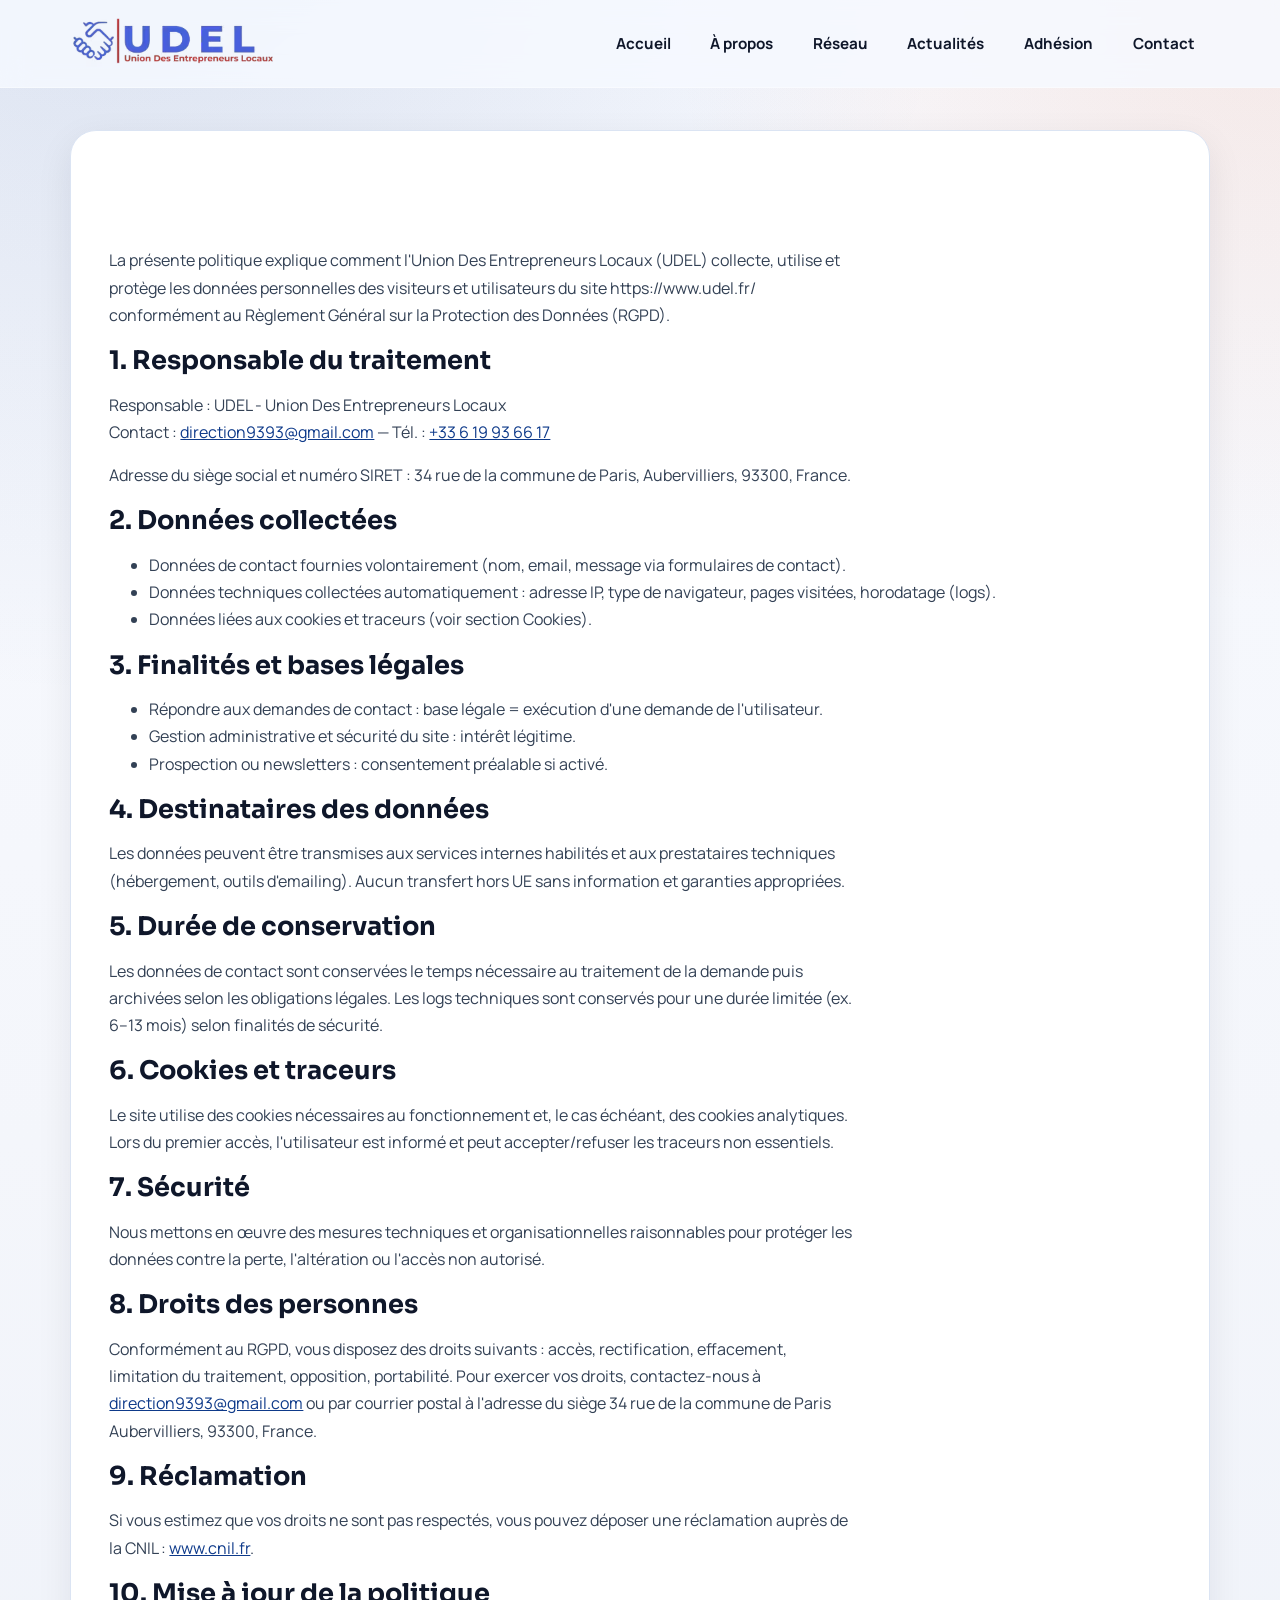
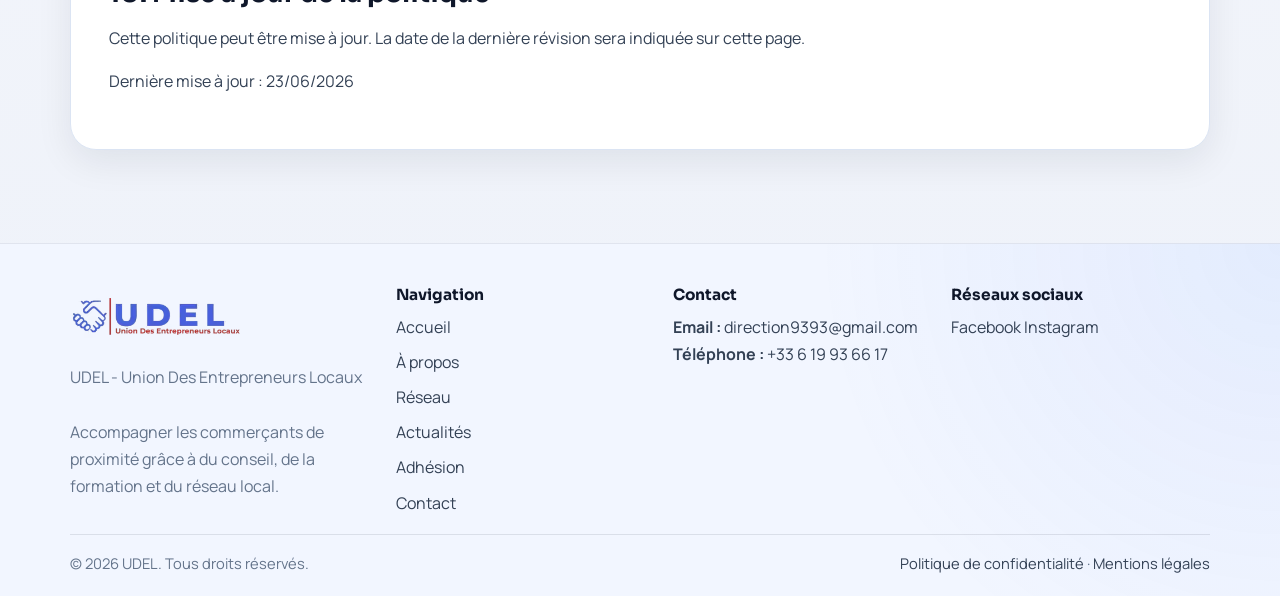
<file: privacy.html>
<!doctype html>
<html lang="fr">
<head>
  <meta charset="UTF-8">
  <meta name="viewport" content="width=device-width, initial-scale=1.0">
  <title>Politique de confidentialité | UDEL</title>
  <meta name="description" content="Politique de confidentialité de l'Union Des Entrepreneurs Locaux (UDEL) — traitement des données personnelles et droits RGPD.">
  <link rel="canonical" href="https://www.udel.fr/privacy.html">
  <link rel="icon" href="images/udel.avif" type="image/avif">
  <link rel="preconnect" href="https://fonts.googleapis.com">
  <link rel="preconnect" href="https://fonts.gstatic.com" crossorigin>
  <link href="https://fonts.googleapis.com/css2?family=Manrope:wght@400;500;600;700;800&family=Sora:wght@500;600;700;800&display=swap" rel="stylesheet">
  <link rel="stylesheet" href="styles.css">
</head>
<body>
  <header class="site-header">
    <div class="container header-inner">
      <a class="brand" href="index.html">
        <img src="images/udel.avif" alt="Logo UDEL 'Union Des Entrepreneurs Locaux'"  loading="lazy" decoding="async"/>
      </a>
      <input type="checkbox" id="menu-toggle" class="site-nav-toggle" aria-label="Afficher le menu principal">
      <label for="menu-toggle" class="site-nav-button">
        Menu
      </label>
      <nav class="site-nav" aria-label="navigation">
        <a href="index.html">Accueil</a>
        <a href="about.html">À propos</a>
        <a href="reseau.html">Réseau</a>
        <a href="actualité.html">Actualités</a>
        <a href="adhésion.html">Adhésion</a>
        <a href="contact.html">Contact</a>
      </nav>
    </div>
  </header>

  <main>
    <section class="section">
      <div class="container">
        <h1>Politique de confidentialité</h1>

        <p>La présente politique explique comment l'Union Des Entrepreneurs Locaux (UDEL) collecte, utilise et protège les données personnelles des visiteurs et utilisateurs du site https://www.udel.fr/ conformément au Règlement Général sur la Protection des Données (RGPD).</p>

        <h2>1. Responsable du traitement</h2>
        <p>Responsable : UDEL - Union Des Entrepreneurs Locaux<br>
        Contact : <a href="mailto:direction9393@gmail.com">direction9393@gmail.com</a> — Tél. : <a href="tel:+33619936617">+33 6 19 93 66 17</a></p>
        <p>Adresse du siège social et numéro SIRET : 34 rue de la commune de Paris, Aubervilliers, 93300, France.</p>

        <h2>2. Données collectées</h2>
        <ul>
          <li>Données de contact fournies volontairement (nom, email, message via formulaires de contact).</li>
          <li>Données techniques collectées automatiquement : adresse IP, type de navigateur, pages visitées, horodatage (logs).</li>
          <li>Données liées aux cookies et traceurs (voir section Cookies).</li>
        </ul>

        <h2>3. Finalités et bases légales</h2>
        <ul>
          <li>Répondre aux demandes de contact : base légale = exécution d'une demande de l'utilisateur.</li>
          <li>Gestion administrative et sécurité du site : intérêt légitime.</li>
          <li>Prospection ou newsletters : consentement préalable si activé.</li>
        </ul>

        <h2>4. Destinataires des données</h2>
        <p>Les données peuvent être transmises aux services internes habilités et aux prestataires techniques (hébergement, outils d'emailing). Aucun transfert hors UE sans information et garanties appropriées.</p>

        <h2>5. Durée de conservation</h2>
        <p>Les données de contact sont conservées le temps nécessaire au traitement de la demande puis archivées selon les obligations légales. Les logs techniques sont conservés pour une durée limitée (ex. 6–13 mois) selon finalités de sécurité.</p>

        <h2>6. Cookies et traceurs</h2>
        <p>Le site utilise des cookies nécessaires au fonctionnement et, le cas échéant, des cookies analytiques. Lors du premier accès, l'utilisateur est informé et peut accepter/refuser les traceurs non essentiels.</p>

        <h2>7. Sécurité</h2>
        <p>Nous mettons en œuvre des mesures techniques et organisationnelles raisonnables pour protéger les données contre la perte, l'altération ou l'accès non autorisé.</p>

        <h2>8. Droits des personnes</h2>
        <p>Conformément au RGPD, vous disposez des droits suivants : accès, rectification, effacement, limitation du traitement, opposition, portabilité. Pour exercer vos droits, contactez-nous à <a href="mailto:direction9393@gmail.com">direction9393@gmail.com</a> ou par courrier postal à l'adresse du siège 34 rue de la commune de Paris

                Aubervilliers, 93300, France.</p>

        <h2>9. Réclamation</h2>
        <p>Si vous estimez que vos droits ne sont pas respectés, vous pouvez déposer une réclamation auprès de la CNIL : <a href="https://www.cnil.fr/">www.cnil.fr</a>.</p>

        <h2>10. Mise à jour de la politique</h2>
        <p>Cette politique peut être mise à jour. La date de la dernière révision sera indiquée sur cette page.</p>

        <p>Dernière mise à jour : 23/06/2026</p>
      </div>
    </section>
  </main>

    <footer class="site-footer">
    <div class="container footer-grid">
      <div class="footer-branding">
        <a class="brand" href="index.html">
          <img src="images/udel.avif" alt="Logo UDEL"  loading="lazy" decoding="async"/>
        </a>
        <p>UDEL - Union Des Entrepreneurs Locaux</p>
        <p>Accompagner les commerçants de proximité grâce à du conseil, de la formation et du réseau local.</p>
      </div>

      <div class="footer-links">
        <div>
          <h3>Navigation</h3>
          <nav aria-label="navigation">
            <a href="index.html">Accueil</a>
            <a href="about.html">À propos</a>
            <a href="reseau.html">Réseau</a>
            <a href="actualité.html">Actualités</a>
            <a href="adhésion.html">Adhésion</a>
            <a href="contact.html">Contact</a>
          </nav>
        </div>

        <div>
          <h3>Contact</h3>
          <p><strong>Email :</strong> <a href="mailto:direction9393@gmail.com">direction9393@gmail.com</a></p>
          <p><strong>Téléphone :</strong> <a href="tel:+33619936617">+33 6 19 93 66 17</a></p>
        </div>

        <div>
          <h3>Réseaux sociaux</h3>
          <a href="https://www.facebook.com/uniondesentrepreneurslocaux" target="_blank" rel="noopener">Facebook</a>
          <a href="https://www.instagram.com/udel.93/" target="_blank" rel="noopener">Instagram</a>
        </div>
      </div>
    </div>

    <div class="container footer-bottom">
      <p>© 2026 UDEL. Tous droits réservés.</p>
      <p><a href="privacy.html">Politique de confidentialité</a> · <a href="legal.html">Mentions légales</a></p>
    </div>
  </footer>
</body>
</html>
</file>
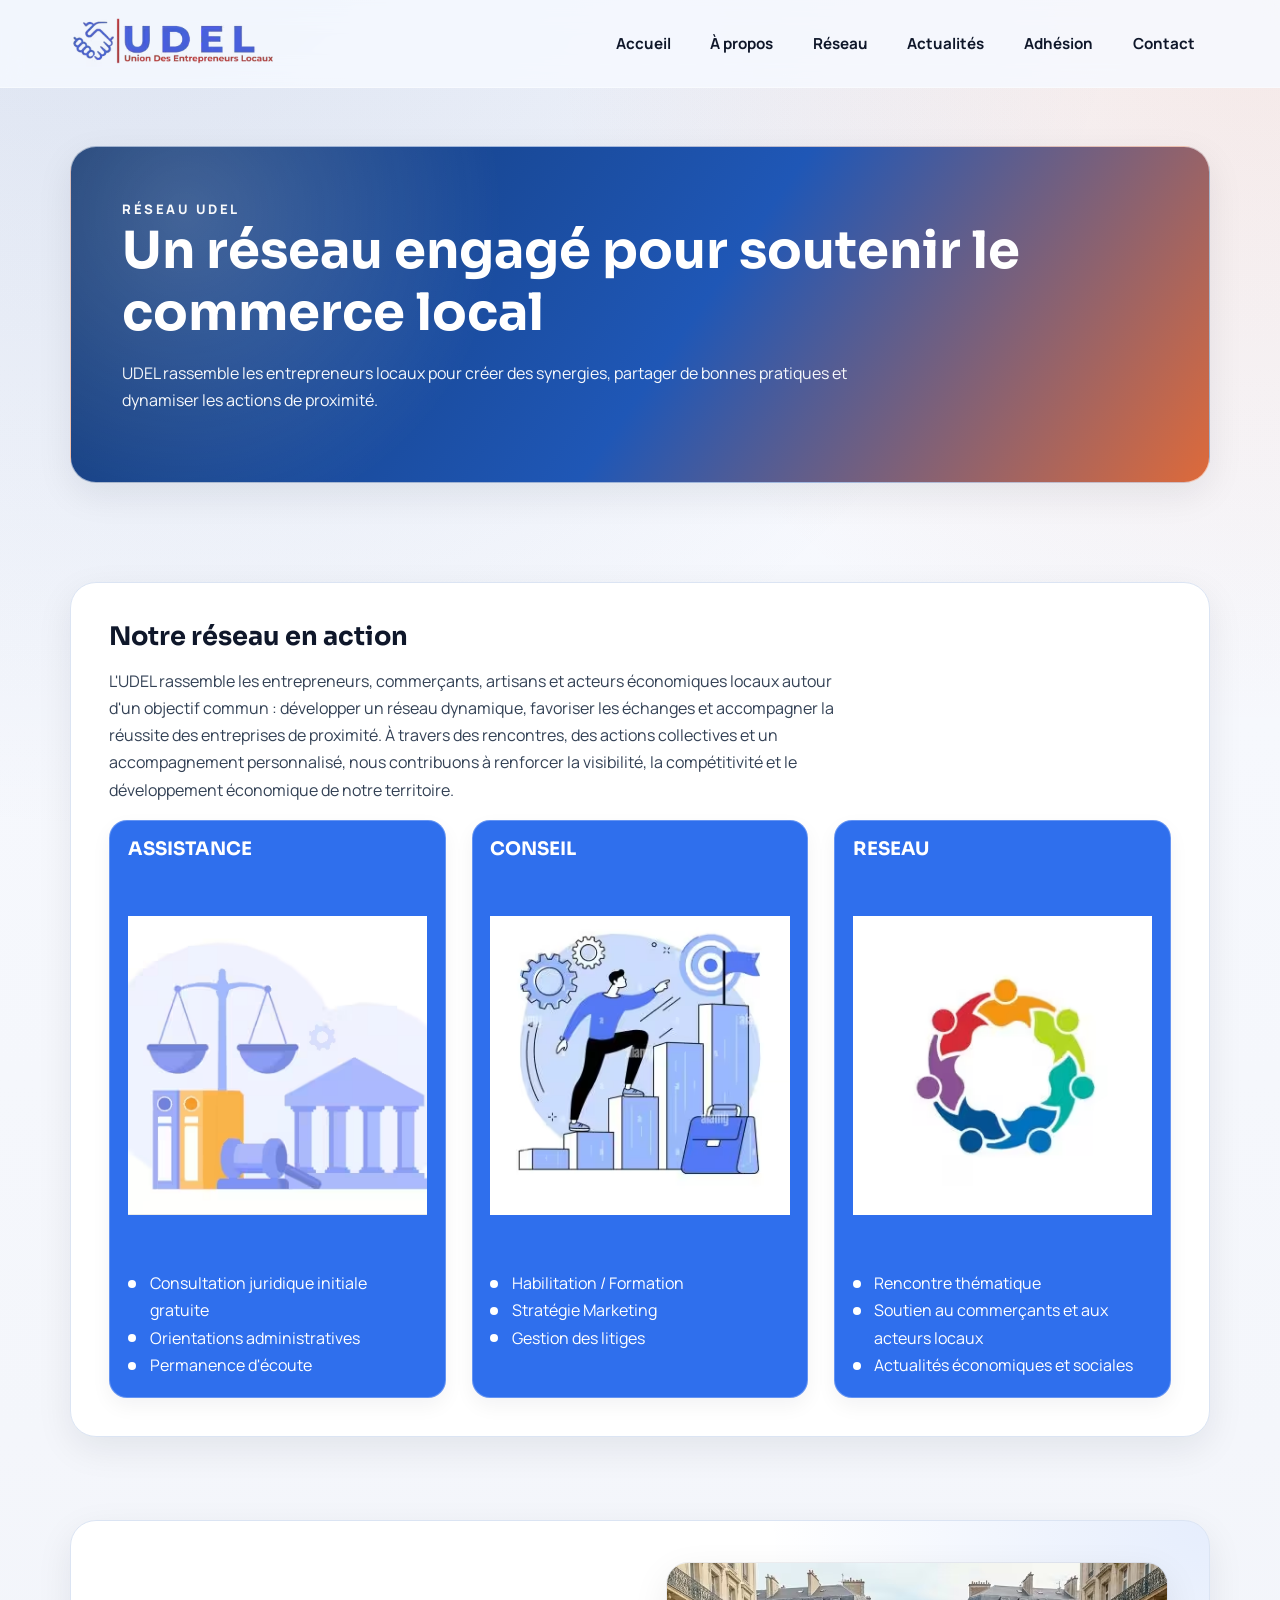
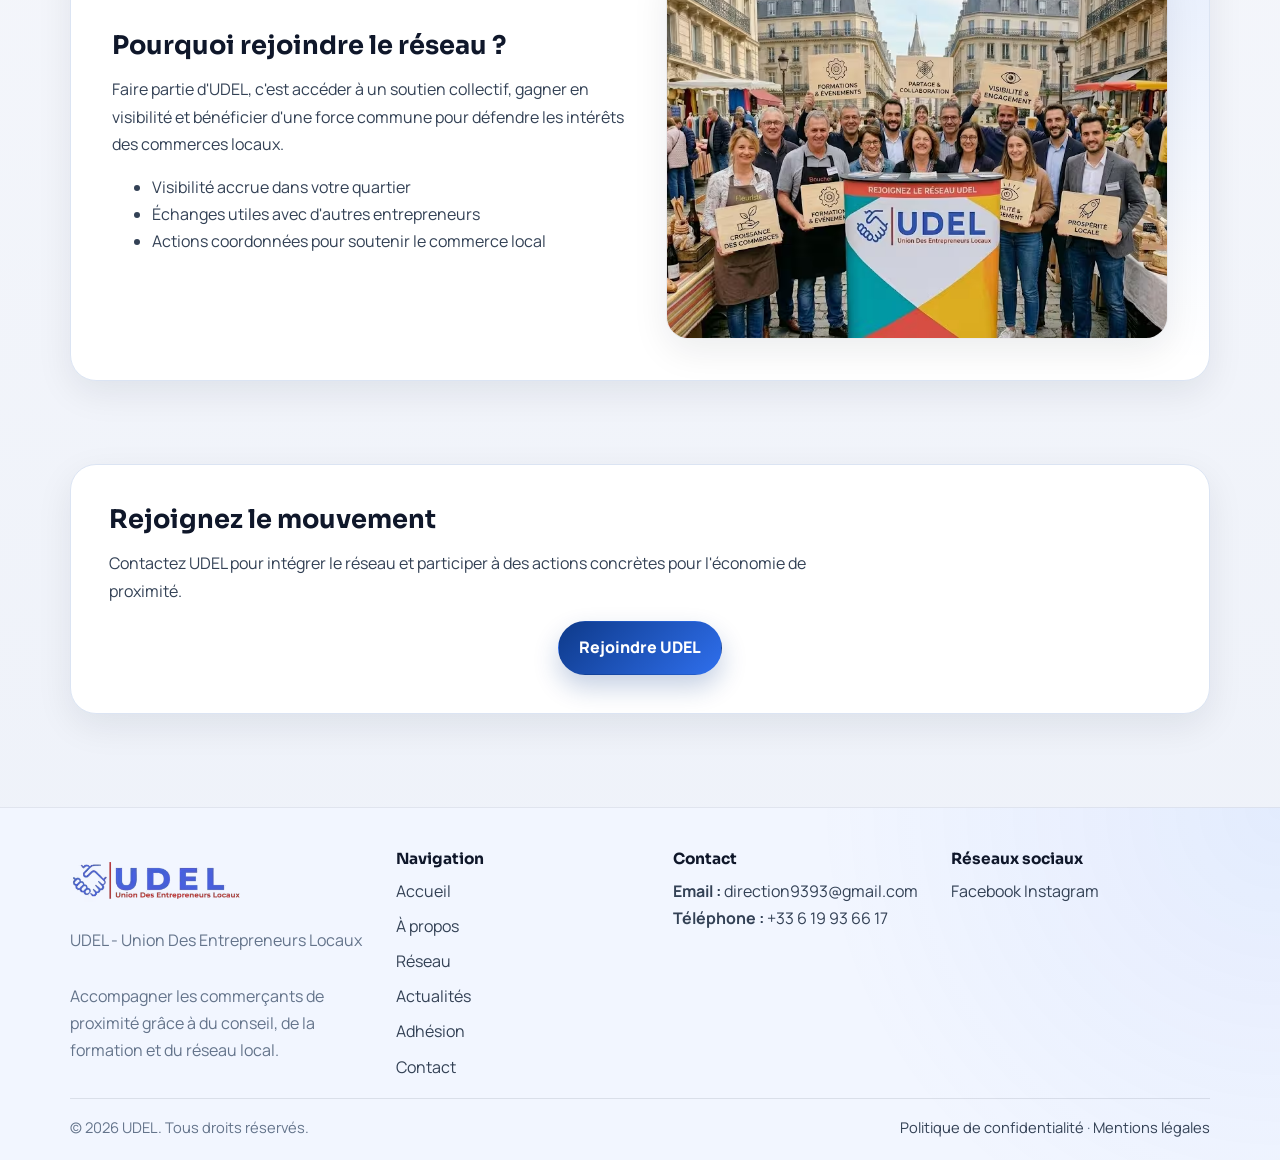
<file: reseau.html>
<!doctype html>
<html lang="fr">
<head>
  <meta charset="UTF-8">
  <meta name="viewport" content="width=device-width, initial-scale=1.0">
  <title>Réseau UDEL | Rapprocher les entrepreneurs locaux</title>
  <meta name="description" content="Découvrez le réseau UDEL, une communauté d'entrepreneurs locaux engagée pour le développement du commerce de proximité et les actions collectives.">
  <meta name="keywords" content="réseau entrepreneurs, commerce local, UDEL réseau, collaboration commerçants, vie locale">
  <link rel="canonical" href="https://www.udel.fr/reseau.html">
  <link rel="preconnect" href="https://fonts.googleapis.com">
  <link rel="preconnect" href="https://fonts.gstatic.com" crossorigin>
  <link href="https://fonts.googleapis.com/css2?family=Manrope:wght@400;500;600;700;800&family=Sora:wght@500;600;700;800&display=swap" rel="stylesheet">
  <link rel="stylesheet" href="styles.css">
</head>
<body>
  <header class="site-header">
    <div class="container header-inner">
      <a class="brand" href="index.html">
        <img src="images/udel.avif" alt="Logo UDEL 'Union Des Entrepreneurs Locaux'"  loading="lazy" decoding="async"/>
      </a>
      <input type="checkbox" id="menu-toggle" class="site-nav-toggle" aria-label="Afficher le menu principal">
      <label for="menu-toggle" class="site-nav-button">
        Menu
      </label>
      <nav class="site-nav" aria-label="navigation">
        <a href="index.html">Accueil</a>
        <a href="about.html">À propos</a>
        <a href="reseau.html">Réseau</a>
        <a href="actualité.html">Actualités</a>
        <a href="adhésion.html">Adhésion</a>
        <a href="contact.html">Contact</a>
      </nav>
    </div>
  </header>

  <main>
    <section class="section hero page-hero">
      <div class="container">
        <p class="eyebrow">Réseau UDEL</p>
        <h1>Un réseau engagé pour soutenir le commerce local</h1>
        <p>UDEL rassemble les entrepreneurs locaux pour créer des synergies, partager de bonnes pratiques et dynamiser les actions de proximité.</p>
      </div>
    </section>

    <section class="section content-block reseau-action">
      <div class="container">
        <h2>Notre réseau en action</h2>
        <p>L'UDEL rassemble les entrepreneurs, commerçants, artisans et acteurs économiques locaux autour d'un objectif commun : développer un réseau dynamique, favoriser les échanges et accompagner la réussite des entreprises de proximité.

À travers des rencontres, des actions collectives et un accompagnement personnalisé, nous contribuons à renforcer la visibilité, la compétitivité et le développement économique de notre territoire.</p>
        <div class="feature-grid">
          <article>
            <h3> ASSISTANCE</h3>
              <ul class="list-check">
                <img src="images/assistance.avif" alt="" loading="lazy" decoding="async">
                <li>Consultation juridique initiale gratuite </li>
                <li>Orientations administratives</li>
                <li>Permanence d'écoute </li>
              </ul>
          </article>
          <article>
            <h3>CONSEIL</h3>
              <ul class="list-check">
                <img src="images/conseil.avif" alt="" loading="lazy" decoding="async">
                <li> Habilitation / Formation </li>
                <li>Stratégie Marketing</li>
                <li>Gestion des litiges</li>
              </ul>
          </article>
          <article>
            <h3>RESEAU</h3>
              <ul class="list-check">
                <img src="images/reseau.avif" alt="" loading="lazy" decoding="async">
                <li>Rencontre thématique</li>
                <li> Soutien au commerçants et aux acteurs locaux </li>
                <li>Actualités économiques et   sociales</li>
              </ul>
          </article>
        </div>
      </div>
    </section>

    <section class="section section-highlight">
      <div class="container highlight-grid">
        <div>
          <h2>Pourquoi rejoindre le réseau ?</h2>
          <p>Faire partie d'UDEL, c'est accéder à un soutien collectif, gagner en visibilité et bénéficier d'une force commune pour défendre les intérêts des commerces locaux.</p>
          <ul>
            <li>Visibilité accrue dans votre quartier</li>
            <li>Échanges utiles avec d'autres entrepreneurs</li>
            <li>Actions coordonnées pour soutenir le commerce local</li>
          </ul>
        </div>
        <figure class="highlight-image" aria-label="Réseau d'entrepreneurs en réunion">
          <img src="images/rejoignez.avif" alt="Réseau d'entrepreneurs en réunion"  loading="lazy" decoding="async"/>
        </figure>
      </div>
    </section>

    <section class="section section-actions">
      <div class="container">
        <h2>Rejoignez le mouvement</h2>
        <p>Contactez UDEL pour intégrer le réseau et participer à des actions concrètes pour l'économie de proximité.</p>
        <a class="button button-primary" href="contact.html">Rejoindre UDEL</a>
      </div>
    </section>
  </main>

  <footer class="site-footer">
    <div class="container footer-grid">
      <div class="footer-branding">
        <a class="brand" href="index.html">
          <img src="images/udel.avif" alt="Logo UDEL"  loading="lazy" decoding="async"/>
        </a>
        <p>UDEL - Union Des Entrepreneurs Locaux</p>
        <p>Accompagner les commerçants de proximité grâce à du conseil, de la formation et du réseau local.</p>
      </div>

      <div class="footer-links">
        <div>
          <h3>Navigation</h3>
      <nav aria-label="navigation">
        <a href="index.html">Accueil</a>
        <a href="about.html">À propos</a>
        <a href="reseau.html">Réseau</a>
        <a href="actualité.html">Actualités</a>
        <a href="adhésion.html">Adhésion</a>
        <a href="contact.html">Contact</a>
      </nav>
        </div>

        <div>
          <h3>Contact</h3>
          <p><strong>Email :</strong> <a href="mailto:direction9393@gmail.com">direction9393@gmail.com</a></p>
          <p><strong>Téléphone :</strong> <a href="tel:+33619936617">+33 6 19 93 66 17</a></p>
        </div>

        <div>
          <h3>Réseaux sociaux</h3>
          <a href="https://www.facebook.com/uniondesentrepreneurslocaux" target="_blank" rel="noopener">Facebook</a>
          <a href="https://www.instagram.com/udel.93/" target="_blank" rel="noopener">Instagram</a>
        </div>
      </div>
    </div>

    <div class="container footer-bottom">
      <p>© 2026 UDEL. Tous droits réservés.</p>
      <p><a href="privacy.html">Politique de confidentialité</a> · <a href="legal.html">Mentions légales</a></p>
    </div>
  </footer>
</body>
</html>
</file>
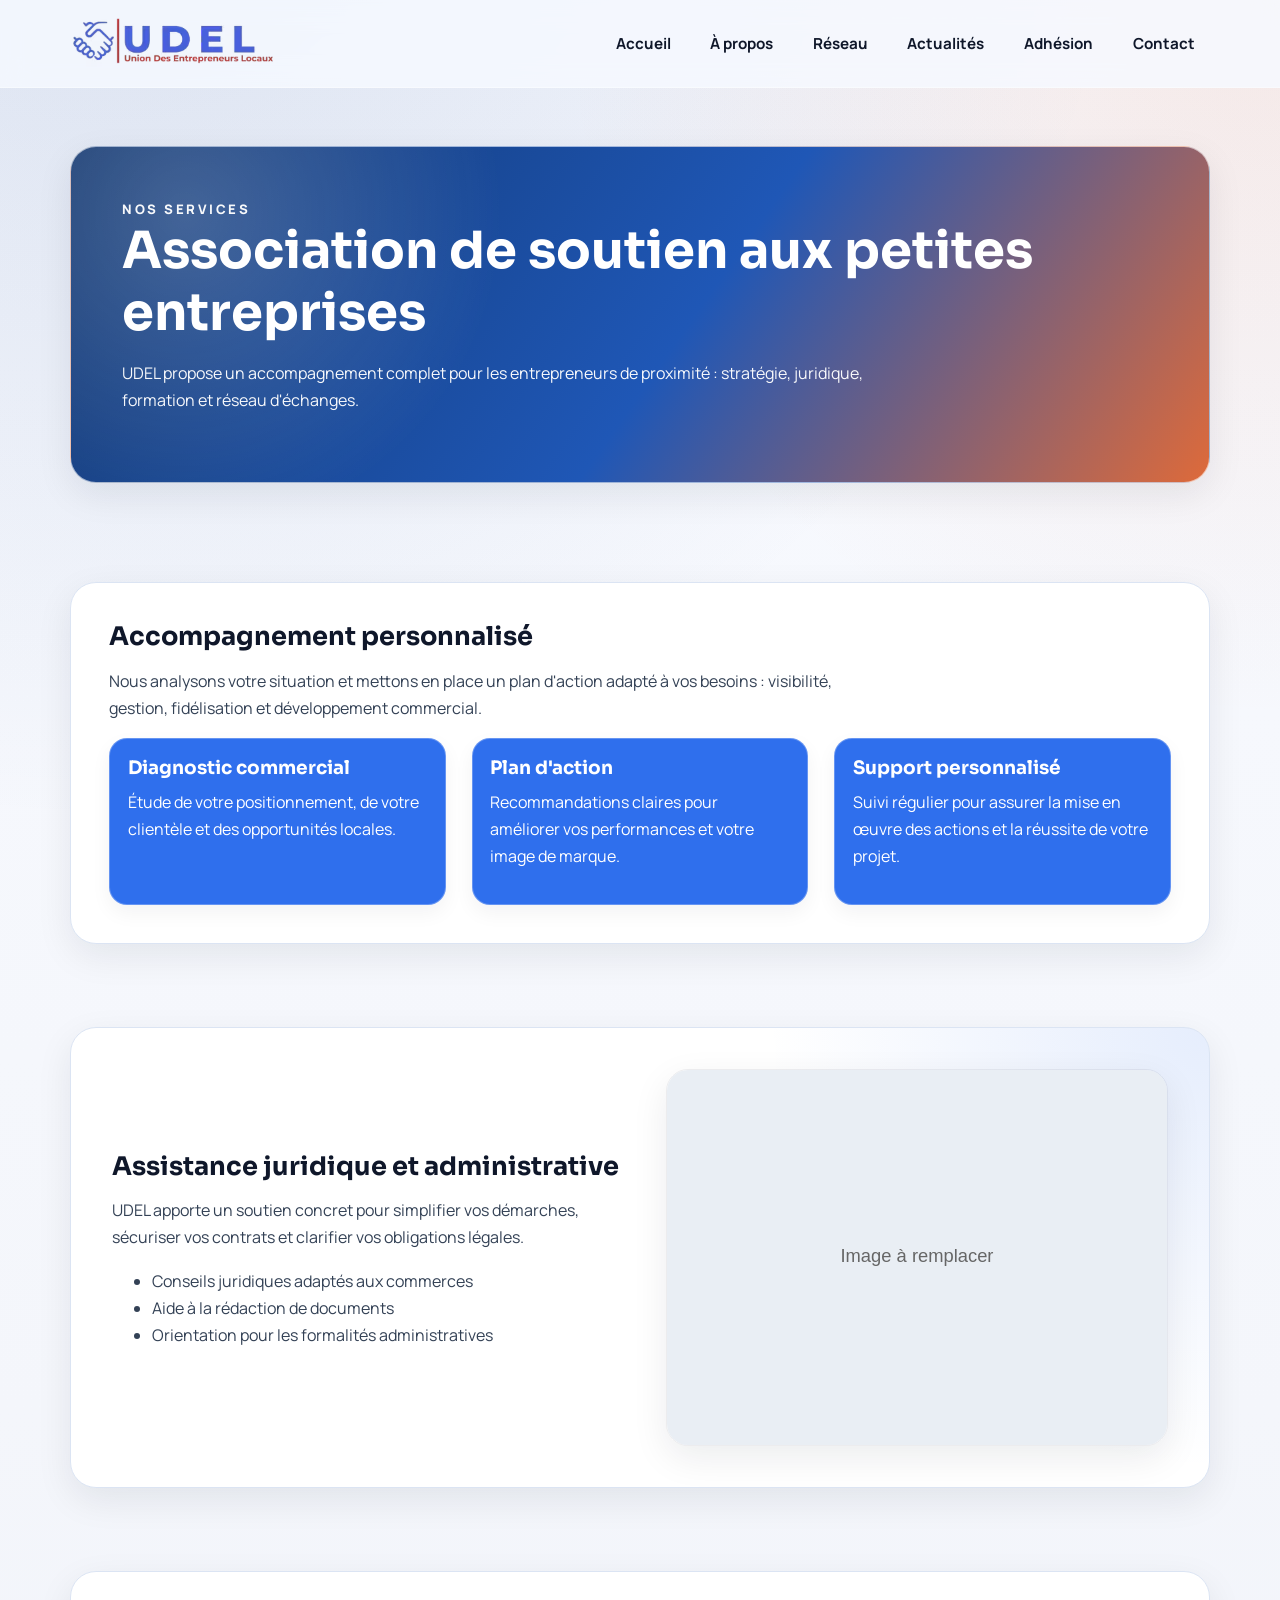
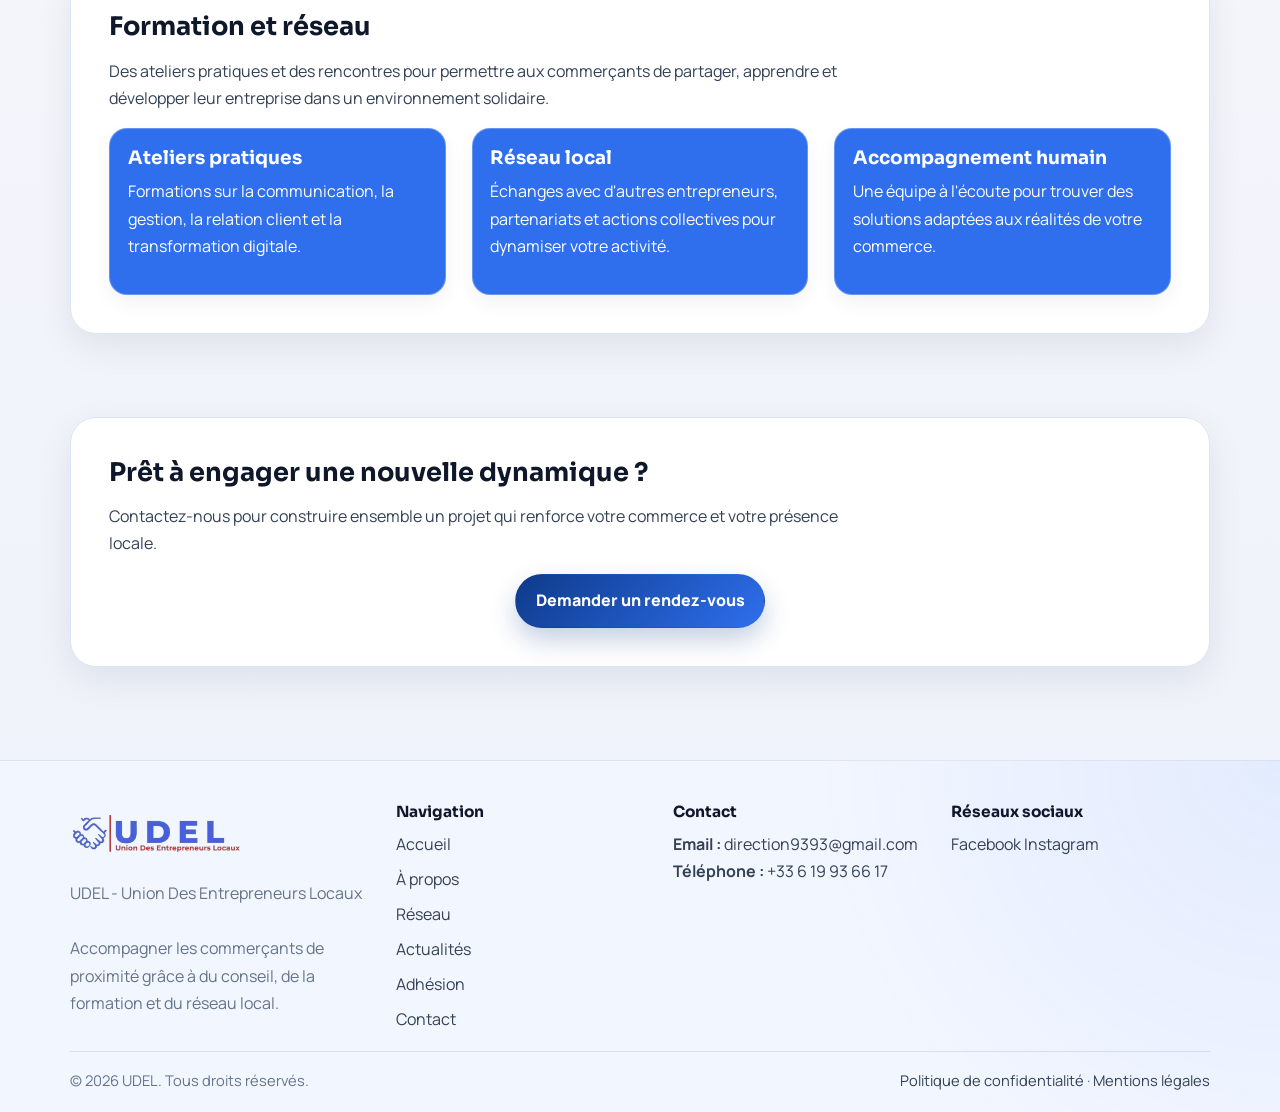
<file: services.html>
<!doctype html>
<html lang="fr">
<head>
  <meta charset="UTF-8">
  <meta name="viewport" content="width=device-width, initial-scale=1.0">
  <title>Services | UDEL - Accompagnement des commerces de proximité</title>
  <meta name="description" content="UDEL propose des services de conseil, soutien juridique, formation et réseau pour aider les commerçants locaux à se développer durablement.">
  <meta name="keywords" content="services commerçants, accompagnement local, soutien juridique, formation entrepreneur, réseau local, UDEL">
  <link rel="canonical" href="https://www.udel.fr/services.html">
  <link rel="preconnect" href="https://fonts.googleapis.com">
  <link rel="preconnect" href="https://fonts.gstatic.com" crossorigin>
  <link href="https://fonts.googleapis.com/css2?family=Manrope:wght@400;500;600;700;800&family=Sora:wght@500;600;700;800&display=swap" rel="stylesheet">
  <link rel="stylesheet" href="styles.css">
</head>
<body>
  <header class="site-header">
    <div class="container header-inner">
      <a class="brand" href="index.html">
        <img src="images/udel.avif" alt="Logo UDEL 'Union Des Entrepreneurs Locaux'"  loading="lazy" decoding="async"/>
      </a>
      <input type="checkbox" id="menu-toggle" class="site-nav-toggle" aria-label="Afficher le menu principal">
      <label for="menu-toggle" class="site-nav-button">
        Menu
      </label>
      <nav class="site-nav" aria-label="navigation">
        <a href="index.html">Accueil</a>
        <a href="about.html">À propos</a>
        <a href="reseau.html">Réseau</a>
        <a href="actualité.html">Actualités</a>
        <a href="adhésion.html">Adhésion</a>
        <a href="contact.html">Contact</a>
      </nav>
    </div>
  </header>

  <main>
    <section class="section hero page-hero">
      <div class="container">
        <p class="eyebrow">Nos services</p>
        <h1>Association de soutien aux petites entreprises</h1>
        <p>UDEL propose un accompagnement complet pour les entrepreneurs de proximité : stratégie, juridique, formation et réseau d'échanges.</p>
      </div>
    </section>

    <section class="section content-block">
      <div class="container">
        <h2>Accompagnement personnalisé</h2>
        <p>Nous analysons votre situation et mettons en place un plan d'action adapté à vos besoins : visibilité, gestion, fidélisation et développement commercial.</p>
        <div class="service-grid">
          <article>
            <h3>Diagnostic commercial</h3>
            <p>Étude de votre positionnement, de votre clientèle et des opportunités locales.</p>
          </article>
          <article>
            <h3>Plan d'action</h3>
            <p>Recommandations claires pour améliorer vos performances et votre image de marque.</p>
          </article>
          <article>
            <h3>Support personnalisé</h3>
            <p>Suivi régulier pour assurer la mise en œuvre des actions et la réussite de votre projet.</p>
          </article>
        </div>
      </div>
    </section>

    <section class="section section-highlight">
      <div class="container highlight-grid">
        <div>
          <h2>Assistance juridique et administrative</h2>
          <p>UDEL apporte un soutien concret pour simplifier vos démarches, sécuriser vos contrats et clarifier vos obligations légales.</p>
          <ul>
            <li>Conseils juridiques adaptés aux commerces</li>
            <li>Aide à la rédaction de documents</li>
            <li>Orientation pour les formalités administratives</li>
          </ul>
        </div>
        <figure class="highlight-image" aria-label="Support juridique pour commerçants">
          <img src="data:image/svg+xml,%3Csvg xmlns='http://www.w3.org/2000/svg' width='700' height='450'%3E%3Crect width='700' height='450' fill='%23e9eef4'/%3E%3Ctext x='50%25' y='50%25' dominant-baseline='middle' text-anchor='middle' fill='%23666' font-family='Arial,Helvetica,sans-serif' font-size='22'%3EImage %C3%A0 remplacer%3C/text%3E%3C/svg%3E" alt="Assistance juridique et administrative"  loading="lazy" decoding="async"/>
        </figure>
      </div>
    </section>

    <section class="section content-block">
      <div class="container">
        <h2>Formation et réseau</h2>
        <p>Des ateliers pratiques et des rencontres pour permettre aux commerçants de partager, apprendre et développer leur entreprise dans un environnement solidaire.</p>
        <div class="feature-grid">
          <article>
            <h3>Ateliers pratiques</h3>
            <p>Formations sur la communication, la gestion, la relation client et la transformation digitale.</p>
          </article>
          <article>
            <h3>Réseau local</h3>
            <p>Échanges avec d'autres entrepreneurs, partenariats et actions collectives pour dynamiser votre activité.</p>
          </article>
          <article>
            <h3>Accompagnement humain</h3>
            <p>Une équipe à l'écoute pour trouver des solutions adaptées aux réalités de votre commerce.</p>
          </article>
        </div>
      </div>
    </section>

    <section class="section section-actions">
      <div class="container">
        <h2>Prêt à engager une nouvelle dynamique ?</h2>
        <p>Contactez-nous pour construire ensemble un projet qui renforce votre commerce et votre présence locale.</p>
        <a class="button button-primary" href="contact.html">Demander un rendez-vous</a>
      </div>
    </section>
  </main>

  <footer class="site-footer">
    <div class="container footer-grid">
      <div class="footer-branding">
        <a class="brand" href="index.html">
          <img src="images/udel.avif" alt="Logo UDEL"  loading="lazy" decoding="async"/>
        </a>
        <p>UDEL - Union Des Entrepreneurs Locaux</p>
        <p>Accompagner les commerçants de proximité grâce à du conseil, de la formation et du réseau local.</p>
      </div>

      <div class="footer-links">
        <div>
          <h3>Navigation</h3>
      <nav aria-label="navigation">
        <a href="index.html">Accueil</a>
        <a href="about.html">À propos</a>
        <a href="reseau.html">Réseau</a>
        <a href="actualité.html">Actualités</a>
        <a href="adhésion.html">Adhésion</a>
        <a href="contact.html">Contact</a>
      </nav>
        </div>

        <div>
          <h3>Contact</h3>
          <p><strong>Email :</strong> <a href="mailto:direction9393@gmail.com">direction9393@gmail.com</a></p>
          <p><strong>Téléphone :</strong> <a href="tel:+33619936617">+33 6 19 93 66 17</a></p>
        </div>

        <div>
          <h3>Réseaux sociaux</h3>
          <a href="https://www.facebook.com/uniondesentrepreneurslocaux" target="_blank" rel="noopener">Facebook</a>
          <a href="https://www.instagram.com/udel.93/" target="_blank" rel="noopener">Instagram</a>
        </div>
      </div>
    </div>

    <div class="container footer-bottom">
      <p>© 2026 UDEL. Tous droits réservés.</p>
      <p><a href="privacy.html">Politique de confidentialité</a> · <a href="legal.html">Mentions légales</a></p>
    </div>
  </footer>
</body>
</html>
</file>
<file: styles.css>
:root {
  color-scheme: light;
  --bg-main: #f4f6fb;
  --bg-card: #ffffff;
  --bg-soft: #eef3ff;
  --text-strong: #0f172a;
  --text-body: #334155;
  --text-muted: #64748b;
  --brand: #0e3a8a;
  --brand-2: #2f6fed;
  --accent: #de6a3a;
  --line: #dbe4f3;
  --radius-xl: 26px;
  --radius-lg: 18px;
  --shadow-soft: 0 12px 36px rgba(15, 23, 42, 0.08);
  --shadow-hover: 0 18px 40px rgba(15, 23, 42, 0.12);
}

* {
  box-sizing: border-box;
}

html {
  scroll-behavior: smooth;
}

body {
  margin: 0;
  min-height: 100vh;
  color: var(--text-body);
  font-family: "Manrope", "Segoe UI", sans-serif;
  line-height: 1.7;
  text-rendering: optimizeLegibility;
  background: radial-gradient(circle at 8% -8%, rgba(14, 58, 138, 0.14), transparent 33%), radial-gradient(circle at 100% 0%, rgba(222, 106, 58, 0.12), transparent 24%), linear-gradient(180deg, #f8faff 0%, var(--bg-main) 52%, #edf1f9 100%);
}

a {
  color: var(--brand);
}

img {
  display: block;
  max-width: 100%;
  height: auto;
}

.container {
  width: min(1140px, 100% - 2.4rem);
  margin: 0 auto;
}

.site-header {
  position: sticky;
  top: 0;
  z-index: 30;
  border-bottom: 1px solid rgba(255, 255, 255, 0.4);
  background: rgba(246, 249, 255, 0.84);
  backdrop-filter: blur(14px);
}

.header-inner {
  display: flex;
  align-items: center;
  justify-content: space-between;
  gap: 1.2rem;
  padding: 0.85rem 0;
}

.brand {
  display: inline-flex;
  align-items: center;
  text-decoration: none;
}

.brand img {
  height: 60px;
}

.site-header nav {
  display: flex;
  flex-wrap: wrap;
  gap: 0.55rem;
}

.site-nav-toggle,
.site-nav-button {
  display: none;
}

.site-nav-button {
  min-width: 84px;
  height: 44px;
  padding: 0 1rem;
  border-radius: 999px;
  border: 1px solid rgba(15, 23, 42, 0.16);
  background: #ffffff;
  align-items: center;
  justify-content: center;
  gap: 0;
  cursor: pointer;
  font-weight: 800;
  color: var(--text-strong);
  text-transform: uppercase;
  letter-spacing: 0.06em;
}

.site-header nav a {
  display: inline-flex;
  align-items: center;
  padding: 0.58rem 0.9rem;
  border-radius: 999px;
  border: 1px solid transparent;
  text-decoration: none;
  color: var(--text-strong);
  font-weight: 700;
  font-size: 0.95rem;
  transition: background-color 0.2s ease, color 0.2s ease, border-color 0.2s ease, transform 0.2s ease;
}

.site-header nav a:hover,
.site-header nav a:focus-visible {
  color: var(--brand-2);
  background: rgba(47, 111, 237, 0.1);
  border-color: rgba(47, 111, 237, 0.22);
  transform: translateY(-1px);
}

main {
  padding-bottom: 1rem;
}

.section {
  padding: 2.6rem 0;
}

.section-hero,
.page-hero {
  padding: 3.6rem 0;
}

.page-hero .container,
.section-hero .container {
  position: relative;
  overflow: hidden;
  border: 1px solid rgba(255, 255, 255, 0.58);
  border-radius: var(--radius-xl);
  box-shadow: var(--shadow-soft);
  background: radial-gradient(circle at 10% 20%, rgba(255, 255, 255, 0.2), transparent 30%), linear-gradient(125deg, #11366f 0%, #1f57b6 54%, #de6a3a 100%);
  padding: clamp(2.2rem, 4vw, 4rem);
}

.hero-grid,
.highlight-grid,
.service-grid,
.feature-grid,
.contact-grid,
.article-grid,
.contact-preview-grid {
  display: grid;
  gap: 1.6rem;
}

.hero-grid {
  grid-template-columns: minmax(0, 1.15fr) minmax(280px, 0.85fr);
  align-items: center;
}

.hero-illustration,
.highlight-image {
  margin: 0;
  border-radius: 22px;
  overflow: hidden;
  border: 1px solid rgba(15, 23, 42, 0.08);
  box-shadow: var(--shadow-soft);
}

.hero-illustration img,
.highlight-image img {
  width: 100%;
  aspect-ratio: 4/3;
  -o-object-fit: cover;
     object-fit: cover;
}

.hero-illustration img.media-fit-contain {
  aspect-ratio: auto;
  -o-object-fit: contain;
     object-fit: contain;
  height: auto;
}

.hero-illustration--contain {
  display: flex;
  align-items: center;
  justify-content: center;
}

.hero-illustration--contain img.media-fit-contain {
  width: 100%;
  max-width: 100%;
  height: auto !important;
  aspect-ratio: auto !important;
  -o-object-fit: contain !important;
     object-fit: contain !important;
  -o-object-position: center;
     object-position: center;
}

.eyebrow {
  margin: 0;
  font-size: 0.82rem;
  text-transform: uppercase;
  letter-spacing: 0.19em;
  color: rgba(255, 255, 255, 0.92);
  font-weight: 800;
}

h1,
h2,
h3 {
  margin-top: 0;
  color: var(--text-strong);
  font-family: "Sora", "Manrope", sans-serif;
  line-height: 1.2;
}

h1 {
  margin-bottom: 1.05rem;
  font-size: clamp(1.9rem, 4vw, 3.35rem);
  color: #ffffff;
}

h2 {
  margin-bottom: 1rem;
  font-size: clamp(1.45rem, 2vw, 2rem);
}

h3 {
  margin-bottom: 0.6rem;
  font-size: 1.16rem;
}

p {
  margin: 0 0 1rem;
  max-width: 75ch;
  color: var(--text-body);
}

.page-hero p,
.section-hero p {
  color: rgba(255, 255, 255, 0.96);
}

.hero-actions {
  display: flex;
  flex-wrap: wrap;
  gap: 0.7rem;
  margin-top: 1.35rem;
}

.button,
button {
  display: inline-flex;
  align-items: center;
  justify-content: center;
  gap: 0.45rem;
  padding: 0.78rem 1.24rem;
  border-radius: 999px;
  border: 1px solid transparent;
  text-decoration: none;
  font-weight: 800;
  cursor: pointer;
  transition: transform 0.2s ease, box-shadow 0.2s ease, background-color 0.2s ease, color 0.2s ease;
}

.button:hover,
.button:focus-visible,
button:hover,
button:focus-visible {
  transform: translateY(-1px);
}

.button-primary,
button {
  background: linear-gradient(135deg, var(--brand) 0%, var(--brand-2) 100%);
  color: #ffffff;
  box-shadow: 0 12px 26px rgba(14, 58, 138, 0.24);
}

.button-primary:hover,
.button-primary:focus-visible,
button:hover,
button:focus-visible {
  box-shadow: 0 16px 34px rgba(14, 58, 138, 0.3);
}

.button-secondary {
  border-color: rgba(14, 58, 138, 0.24);
  background: #ffffff;
  color: var(--brand);
}

.button-secondary:hover,
.button-secondary:focus-visible {
  background: var(--bg-soft);
}

.article-card .button-secondary,
.feature-grid article .button-secondary,
.service-grid article .button-secondary,
.contact-summary .button-secondary,
.contact-form .button-secondary {
  color: var(--brand);
  background: #ffffff;
  border-color: rgba(14, 58, 138, 0.24);
}

.article-card .button-secondary:hover,
.article-card .button-secondary:focus-visible,
.feature-grid article .button-secondary:hover,
.feature-grid article .button-secondary:focus-visible,
.service-grid article .button-secondary:hover,
.service-grid article .button-secondary:focus-visible,
.contact-summary .button-secondary:hover,
.contact-summary .button-secondary:focus-visible,
.contact-form .button-secondary:hover,
.contact-form .button-secondary:focus-visible {
  color: var(--brand-2);
}

.content-block {
  display: grid;
  gap: 1.6rem;
}

.section:not(.page-hero):not(.section-hero):not(.section-highlight) .container {
  padding: clamp(1.2rem, 3vw, 2.5rem);
  border-radius: var(--radius-xl);
  border: 1px solid var(--line);
  background: var(--bg-card);
  box-shadow: var(--shadow-soft);
}

.section-highlight .container {
  padding: clamp(1.35rem, 3.2vw, 2.8rem);
  border-radius: var(--radius-xl);
  border: 1px solid var(--line);
  background: radial-gradient(circle at right top, rgba(47, 111, 237, 0.12), transparent 36%), var(--bg-card);
  box-shadow: var(--shadow-soft);
}

.highlight-grid {
  grid-template-columns: minmax(0, 1fr) minmax(280px, 0.95fr);
  align-items: center;
}

.service-grid,
.feature-grid {
  grid-template-columns: repeat(3, minmax(0, 1fr));
}

.service-grid article,
.feature-grid article,
.article-card,
.contact-summary,
.contact-form {
  border-radius: var(--radius-lg);
  border: 1px solid rgba(255, 255, 255, 0.26);
  background: var(--brand-2);
  color: #ffffff;
  box-shadow: 0 8px 20px rgba(15, 23, 42, 0.05);
  padding: 1.1rem;
}

.service-grid article :is(h2, h3, h4, p, li, a, small, span),
.feature-grid article :is(h2, h3, h4, p, li, a, small, span),
.contact-summary :is(h2, h3, h4, p, li, a, small, span),
.contact-form :is(h2, h3, h4, p, li, a, small, span) {
  color: #ffffff;
}

.service-grid article,
.feature-grid article {
  transition: transform 0.2s ease, box-shadow 0.2s ease;
}

.service-grid article:hover,
.feature-grid article:hover {
  transform: translateY(-2px);
  box-shadow: var(--shadow-hover);
}

.article-grid {
  grid-template-columns: repeat(auto-fit, minmax(250px, 1fr));
}

.article-card {
  display: flex;
  flex-direction: column;
  gap: 0.8rem;
}
.article-card a,
.article-card p,
.article-card li,
.article-card h2,
.article-card h3,
.article-card h4,
.article-card time {
  color: #ffffff;
}
.article-card img {
  width: 100%;
  aspect-ratio: 16/10;
  -o-object-fit: cover;
     object-fit: cover;
  border-radius: 14px;
}
.article-card time {
  color: #ffffff;
  font-weight: 700;
  font-size: 0.88rem;
}
.article-card h3 {
  margin-bottom: 0;
  color: #ffffff;
  font-size: 1rem;
}
.article-card .button {
  margin-top: auto;
}

.list-check {
  list-style: none;
  margin: 0;
  padding: 0;
  display: grid;
  gap: 0.6rem;
}
.list-check li {
  position: relative;
  padding-left: 1.35rem;
}

.list-check li::before {
  content: "";
  position: absolute;
  left: 0;
  top: 0.62rem;
  width: 8px;
  height: 8px;
  border-radius: 50%;
  background: #ffffff;
}

.feature-grid article img,
.service-grid article img {
  margin-bottom: 0.8rem;
  border-radius: 12px;
  width: 100%;
  aspect-ratio: 16/10;
  -o-object-fit: cover;
     object-fit: cover;
}

.reseau-action .feature-grid article img {
  height: clamp(260px, 32vw, 420px);
  aspect-ratio: auto;
  -o-object-fit: contain;
     object-fit: contain;
  -o-object-position: center;
     object-position: center;
}

.reseau-action .feature-grid article h3 {
  margin-bottom: 0;
}

.reseau-action .feature-grid article .list-check {
  gap: 0;
}

.reseau-action .feature-grid article img {
  margin-bottom: 0;
}

.feature-grid article .price {
  margin-top: auto;
  margin-bottom: 0;
  font-size: 1.45rem;
  font-weight: 800;
  color: #ffffff;
  text-align: center;
}

#mission {
  border: 1px solid rgba(47, 111, 237, 0.24);
}

#services {
  border: 1px solid rgba(222, 106, 58, 0.26);
}

.contact-preview-grid,
.contact-grid {
  grid-template-columns: minmax(0, 1fr) minmax(0, 0.95fr);
  align-items: start;
}

.contact-grid .container {
  width: 100%;
  margin: 1rem 0 0;
  padding: 0;
  border: 0;
  border-radius: 0;
  box-shadow: none;
  background: transparent;
}

.contact-form {
  display: grid;
  gap: 0.85rem;
}

.contact-form label {
  font-weight: 700;
  color: #ffffff;
}

.contact-form input,
.contact-form textarea {
  width: 100%;
  border: 1px solid #c7d4ea;
  border-radius: 12px;
  padding: 0.8rem 0.95rem;
  background: #ffffff;
  font: inherit;
  color: var(--text-strong);
}

.contact-form textarea {
  min-height: 160px;
  resize: vertical;
}

.contact-form input:focus,
.contact-form textarea:focus {
  outline: 2px solid rgba(47, 111, 237, 0.25);
  border-color: var(--brand-2);
}

.map-placeholder {
  border-radius: 14px;
  overflow: hidden;
  border: 1px solid var(--line);
  min-height: 230px;
  background: #ffffff;
}

iframe {
  display: block;
}

.section-actions {
  text-align: left;
}

.section-actions .button-primary {
  display: flex;
  width: -moz-fit-content;
  width: fit-content;
  margin-inline: auto;
}

.button-centered {
  display: flex;
  width: -moz-fit-content;
  width: fit-content;
  margin-inline: auto;
  margin-top: 1rem;
}

.site-footer {
  margin-top: 2.2rem;
  padding: 2.6rem 0 1.2rem;
  border-top: 1px solid rgba(15, 23, 42, 0.08);
  background: radial-gradient(circle at 100% 0%, rgba(47, 111, 237, 0.08), transparent 35%), #f2f6ff;
}

.footer-grid {
  display: grid;
  grid-template-columns: minmax(0, 300px) minmax(0, 1fr);
  gap: 1.6rem;
  padding-bottom: 1.1rem;
  border-bottom: 1px solid rgba(15, 23, 42, 0.1);
}

.footer-branding {
  display: grid;
  gap: 0.7rem;
}

.footer-branding .brand img {
  height: 50px;
}

.footer-branding p {
  margin: 0;
  color: var(--text-muted);
}

.footer-links {
  display: grid;
  grid-template-columns: repeat(3, minmax(0, 1fr));
  gap: 1.2rem;
}

.footer-links h3 {
  margin-bottom: 0.6rem;
  font-size: 0.96rem;
}

.footer-links nav {
  display: grid;
  gap: 0.5rem;
}

.footer-links a,
.footer-links p {
  margin: 0;
  color: var(--text-body);
  text-decoration: none;
}

.footer-links a:hover,
.footer-links a:focus-visible,
.footer-bottom a:hover,
.footer-bottom a:focus-visible {
  color: var(--brand-2);
}

.footer-bottom {
  display: flex;
  justify-content: space-between;
  flex-wrap: wrap;
  gap: 0.7rem;
  padding-top: 1rem;
}

.footer-bottom p {
  margin: 0;
  font-size: 0.92rem;
  color: var(--text-muted);
}

.footer-bottom a {
  color: var(--text-body);
  text-decoration: none;
}

@keyframes rise-fade {
  from {
    opacity: 0;
    transform: translateY(10px);
  }
  to {
    opacity: 1;
    transform: translateY(0);
  }
}
.page-hero .container,
.section-hero .container,
.section .container {
  animation: rise-fade 0.55s ease both;
}

@media (prefers-reduced-motion: reduce) {
  *,
  *::before,
  *::after {
    animation: none !important;
    transition: none !important;
    scroll-behavior: auto !important;
  }
}
@media (max-width: 980px) {
  .header-inner {
    flex-wrap: wrap;
    align-items: center;
  }
  .site-nav-toggle {
    position: absolute;
    inline-size: 1px;
    block-size: 1px;
    padding: 0;
    margin: -1px;
    overflow: hidden;
    clip: rect(0 0 0 0);
    white-space: nowrap;
    border: 0;
  }
  .site-nav-button {
    display: inline-flex;
    margin-left: auto;
  }
  .site-nav {
    width: 100%;
    max-height: 0;
    overflow: hidden;
    opacity: 0;
    transition: max-height 0.28s ease, opacity 0.2s ease;
    display: grid;
    gap: 0.5rem;
    margin-top: 0.35rem;
  }
  .site-nav-toggle:checked + .site-nav-button + .site-nav {
    max-height: 420px;
    opacity: 1;
  }
  .hero-grid,
  .highlight-grid,
  .contact-grid,
  .contact-preview-grid,
  .service-grid,
  .feature-grid {
    grid-template-columns: 1fr;
  }
  .footer-grid {
    grid-template-columns: 1fr;
  }
  .footer-links {
    grid-template-columns: repeat(2, minmax(0, 1fr));
  }
}
@media (max-width: 680px) {
  .container {
    width: min(1140px, 100% - 1.1rem);
  }
  .section {
    padding: 1rem 0;
  }
  .site-nav a,
  .button,
  button {
    width: 100%;
  }
  .footer-links,
  .footer-bottom {
    grid-template-columns: 1fr;
    flex-direction: column;
    align-items: flex-start;
  }
}/*# sourceMappingURL=styles.css.map */
</file>
